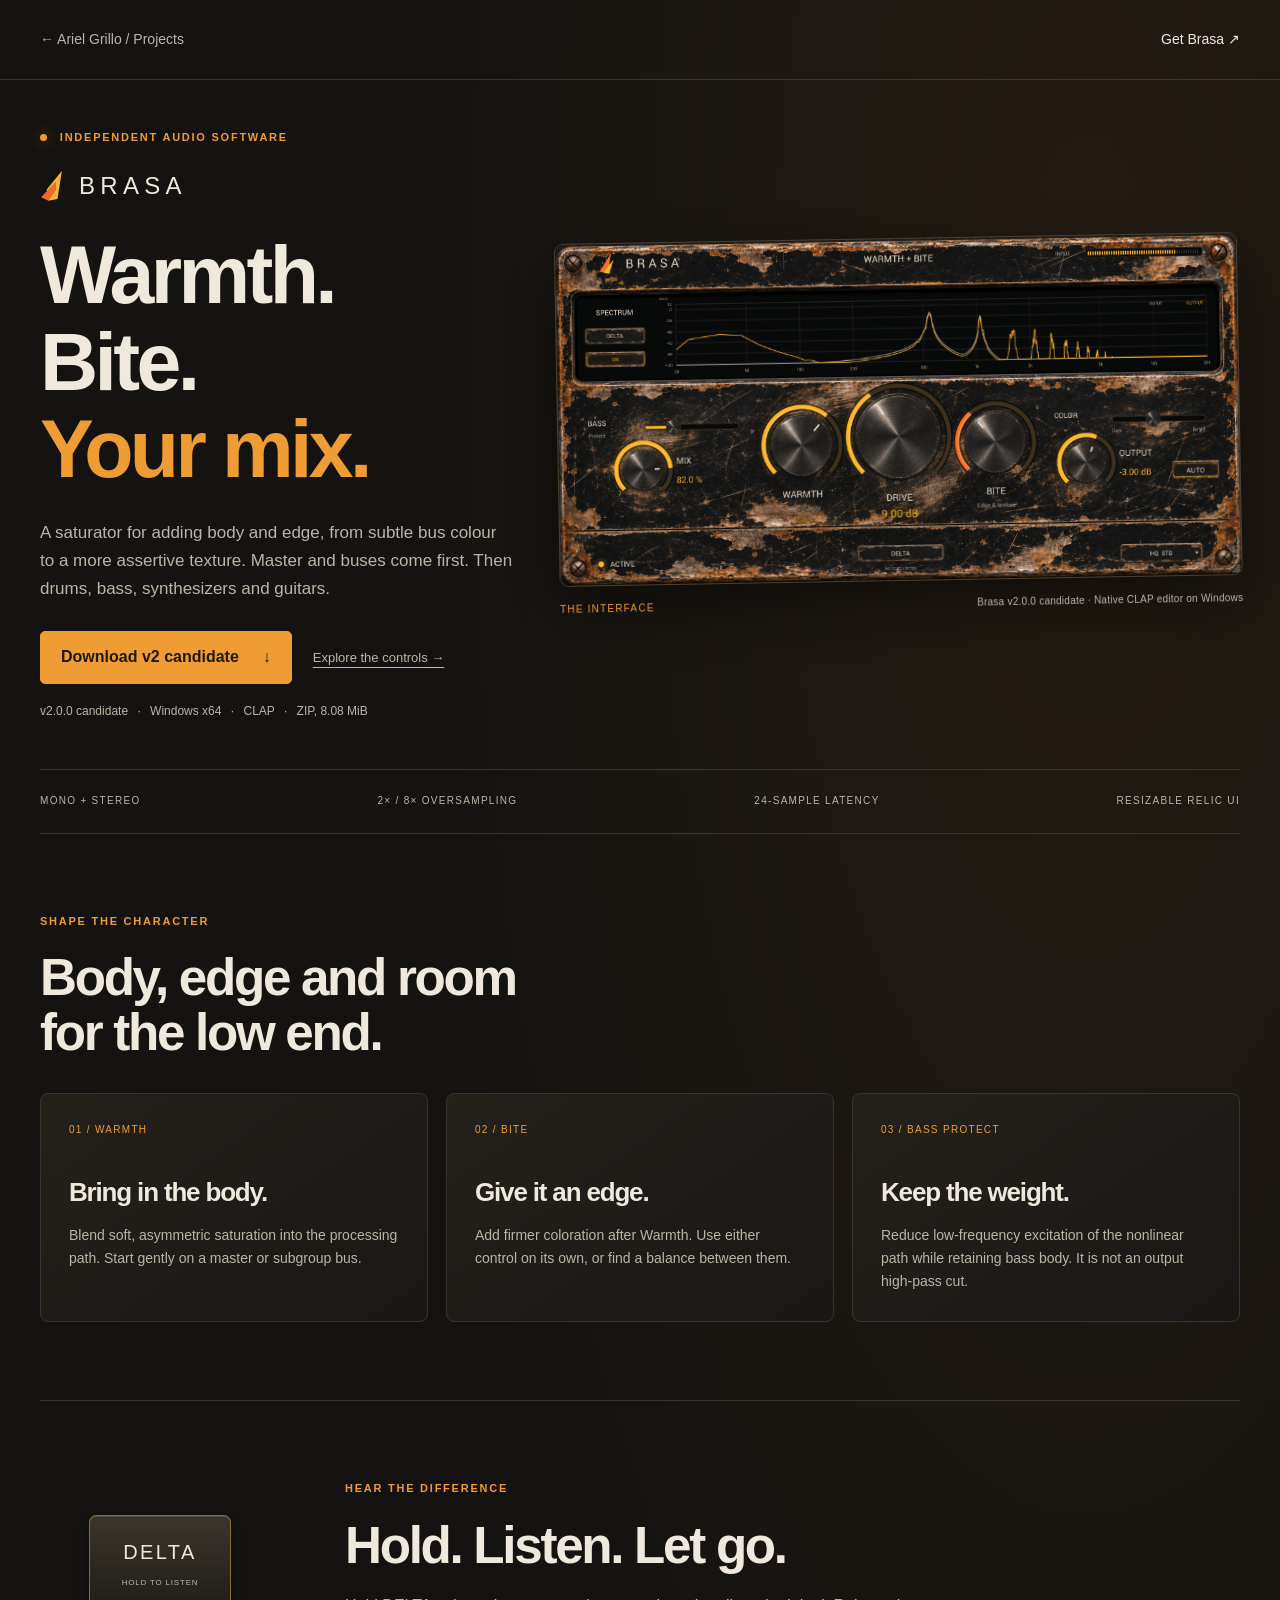
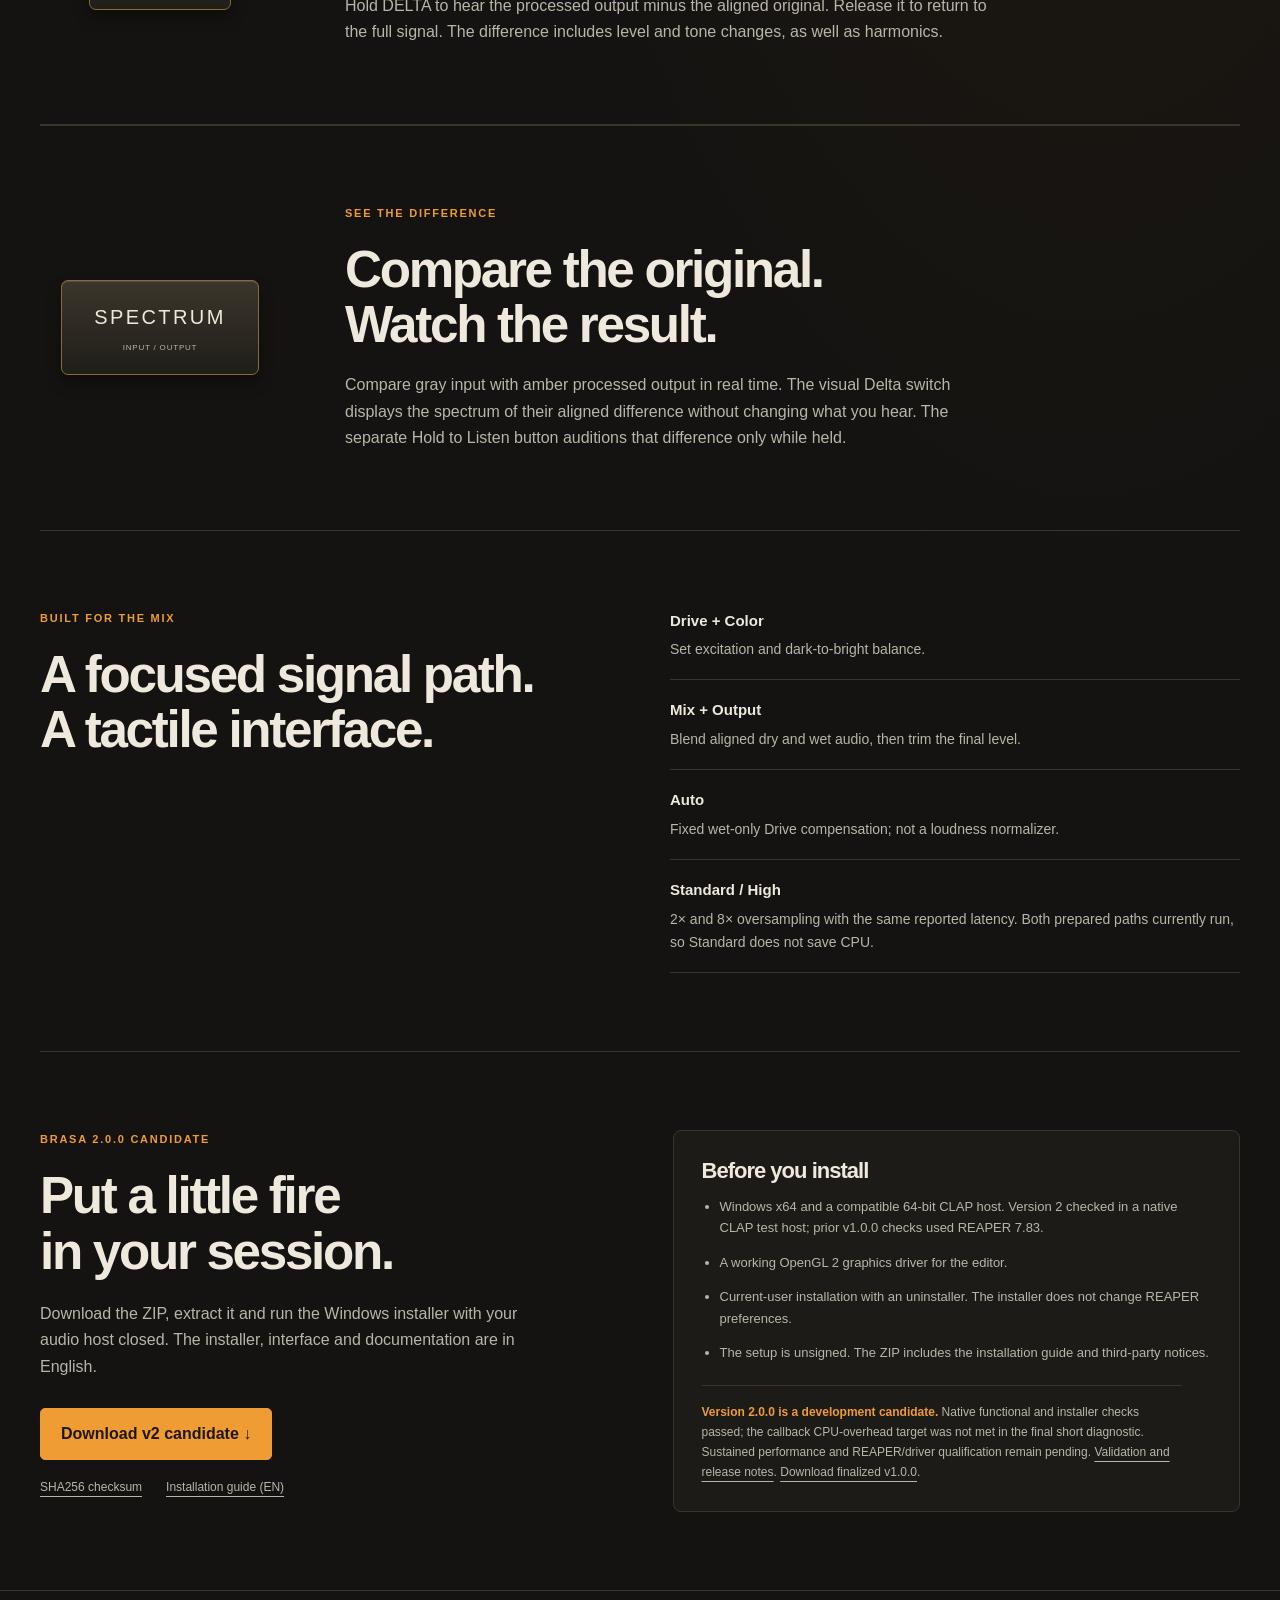
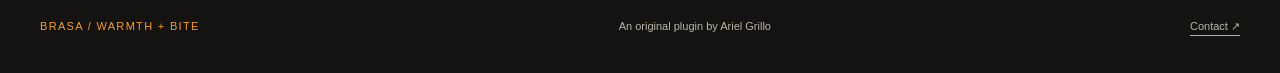
<file: frontend/brasa/index.html>
<!doctype html>
<html lang="en">
<head>
<meta charset="utf-8"><meta name="viewport" content="width=device-width, initial-scale=1">
<title>Brasa — Warmth + Bite | Ariel Grillo</title>
<meta name="description" content="Brasa is a Windows x64 CLAP saturator with Warmth, Bite, Bass Protect and momentary DELTA monitoring. Designed for mixing, with master and buses first.">
<meta property="og:title" content="Brasa — Warmth + Bite"><meta property="og:description" content="An independent CLAP saturator for Windows. Master and buses first."><meta property="og:image" content="https://www.arielgrillo.es/brasa/assets/brasa-v2.0.0-native.png"><meta property="og:type" content="website">
<link rel="canonical" href="https://www.arielgrillo.es/brasa/"><link rel="stylesheet" href="styles.css?v=2.0.0-image-fix">
</head>
<body>
<a class="skip" href="#main">Skip to content</a>
<header class="top"><a class="back" href="../index.html#proyectos_personales">← Ariel Grillo / Projects</a><a href="#download">Get Brasa <span aria-hidden="true">↗</span></a></header>
<main id="main">
<section class="hero" aria-labelledby="title">
<div class="hero-copy"><p class="eyebrow"><span class="live"></span> INDEPENDENT AUDIO SOFTWARE</p>
<div class="brand"><svg viewBox="0 0 48 56" aria-hidden="true"><path fill="#f4b53b" d="M39 1 12 34l3 20 16-3z"/><path fill="#ef682b" d="M28 20 2 48l13 6 14-20z"/></svg><span>BRASA</span></div>
<h1 id="title">Warmth.<br>Bite.<br><em>Your mix.</em></h1>
<p class="intro">A saturator for adding body and edge, from subtle bus colour to a more assertive texture. Master and buses come first. Then drums, bass, synthesizers and guitars.</p>
<div class="actions"><a class="button primary" href="/downloads/brasa/v2.0.0/Brasa-2.0.0-win-x64-installer.zip" download>Download v2 candidate <span aria-hidden="true">↓</span></a><a class="text-link" href="#controls">Explore the controls →</a></div>
<p class="release">v2.0.0 candidate <span>·</span> Windows x64 <span>·</span> CLAP <span>·</span> ZIP, 8.08 MiB</p>
</div>
<figure class="product"><div class="picture"><img src="assets/brasa-v2.0.0-native.png" width="2100" height="1050" alt="Brasa v2.0.0 native CLAP editor with an upper input/output spectrum, bitmap relic faceplate, metal knobs and independent visual and auditory Delta controls." fetchpriority="high"></div><figcaption><span>THE INTERFACE</span> Brasa v2.0.0 candidate · Native CLAP editor on Windows</figcaption></figure>
</section>
<div class="spec-strip" aria-label="Plugin essentials"><span>MONO + STEREO</span><span>2× / 8× OVERSAMPLING</span><span>24-SAMPLE LATENCY</span><span>RESIZABLE RELIC UI</span></div>
<section class="controls section" id="controls" aria-labelledby="controls-title"><div class="section-heading"><p class="eyebrow">SHAPE THE CHARACTER</p><h2 id="controls-title">Body, edge and room<br>for the low end.</h2></div>
<div class="cards"><article><span class="number">01 / WARMTH</span><h3>Bring in the body.</h3><p>Blend soft, asymmetric saturation into the processing path. Start gently on a master or subgroup bus.</p></article><article><span class="number">02 / BITE</span><h3>Give it an edge.</h3><p>Add firmer coloration after Warmth. Use either control on its own, or find a balance between them.</p></article><article><span class="number">03 / BASS PROTECT</span><h3>Keep the weight.</h3><p>Reduce low-frequency excitation of the nonlinear path while retaining bass body. It is not an output high-pass cut.</p></article></div>
</section>
<section class="delta section" aria-labelledby="delta-title"><div class="delta-key">DELTA<small>HOLD TO LISTEN</small></div><div><p class="eyebrow">HEAR THE DIFFERENCE</p><h2 id="delta-title">Hold. Listen. Let go.</h2><p>Hold DELTA to hear the processed output minus the aligned original. Release it to return to the full signal. The difference includes level and tone changes, as well as harmonics.</p></div></section>
<section class="delta section" aria-labelledby="spectrum-title"><div class="delta-key">SPECTRUM<small>INPUT / OUTPUT</small></div><div><p class="eyebrow">SEE THE DIFFERENCE</p><h2 id="spectrum-title">Compare the original.<br>Watch the result.</h2><p>Compare gray input with amber processed output in real time. The visual Delta switch displays the spectrum of their aligned difference without changing what you hear. The separate Hold to Listen button auditions that difference only while held.</p></div></section>
<section class="workflow section" aria-labelledby="workflow-title"><div><p class="eyebrow">BUILT FOR THE MIX</p><h2 id="workflow-title">A focused signal path.<br>A tactile interface.</h2></div><ul><li><strong>Drive + Color</strong><span>Set excitation and dark-to-bright balance.</span></li><li><strong>Mix + Output</strong><span>Blend aligned dry and wet audio, then trim the final level.</span></li><li><strong>Auto</strong><span>Fixed wet-only Drive compensation; not a loudness normalizer.</span></li><li><strong>Standard / High</strong><span>2× and 8× oversampling with the same reported latency. Both prepared paths currently run, so Standard does not save CPU.</span></li></ul></section>
<section class="download section" id="download" aria-labelledby="download-title"><div><p class="eyebrow">BRASA 2.0.0 CANDIDATE</p><h2 id="download-title">Put a little fire<br>in your session.</h2><p>Download the ZIP, extract it and run the Windows installer with your audio host closed. The installer, interface and documentation are in English.</p><a class="button primary" href="/downloads/brasa/v2.0.0/Brasa-2.0.0-win-x64-installer.zip" download>Download v2 candidate ↓</a><div class="download-links"><a href="/downloads/brasa/v2.0.0/Brasa-2.0.0-win-x64-installer.zip.sha256" download>SHA256 checksum</a><a href="guides/INSTALLATION-2.0.0.md" download>Installation guide (EN)</a></div></div><aside><h3>Before you install</h3><ul><li>Windows x64 and a compatible 64-bit CLAP host. Version 2 checked in a native CLAP test host; prior v1.0.0 checks used REAPER 7.83.</li><li>A working OpenGL 2 graphics driver for the editor.</li><li>Current-user installation with an uninstaller. The installer does not change REAPER preferences.</li><li>The setup is unsigned. The ZIP includes the installation guide and third-party notices.</li></ul><p class="status"><strong>Version 2.0.0 is a development candidate.</strong> Native functional and installer checks passed; the callback CPU-overhead target was not met in the final short diagnostic. Sustained performance and REAPER/driver qualification remain pending. <a href="guides/RELEASE-2.0.0.md">Validation and release notes</a>. <a href="/downloads/brasa/v1.0.0/Brasa-1.0.0-win-x64-installer.zip" download>Download finalized v1.0.0</a>.</p></aside></section>
</main>
<footer><a class="footer-brand" href="#main">BRASA / WARMTH + BITE</a><span>An original plugin by Ariel Grillo</span><a href="../index.html#contacto">Contact ↗</a></footer>
</body></html>
</file>
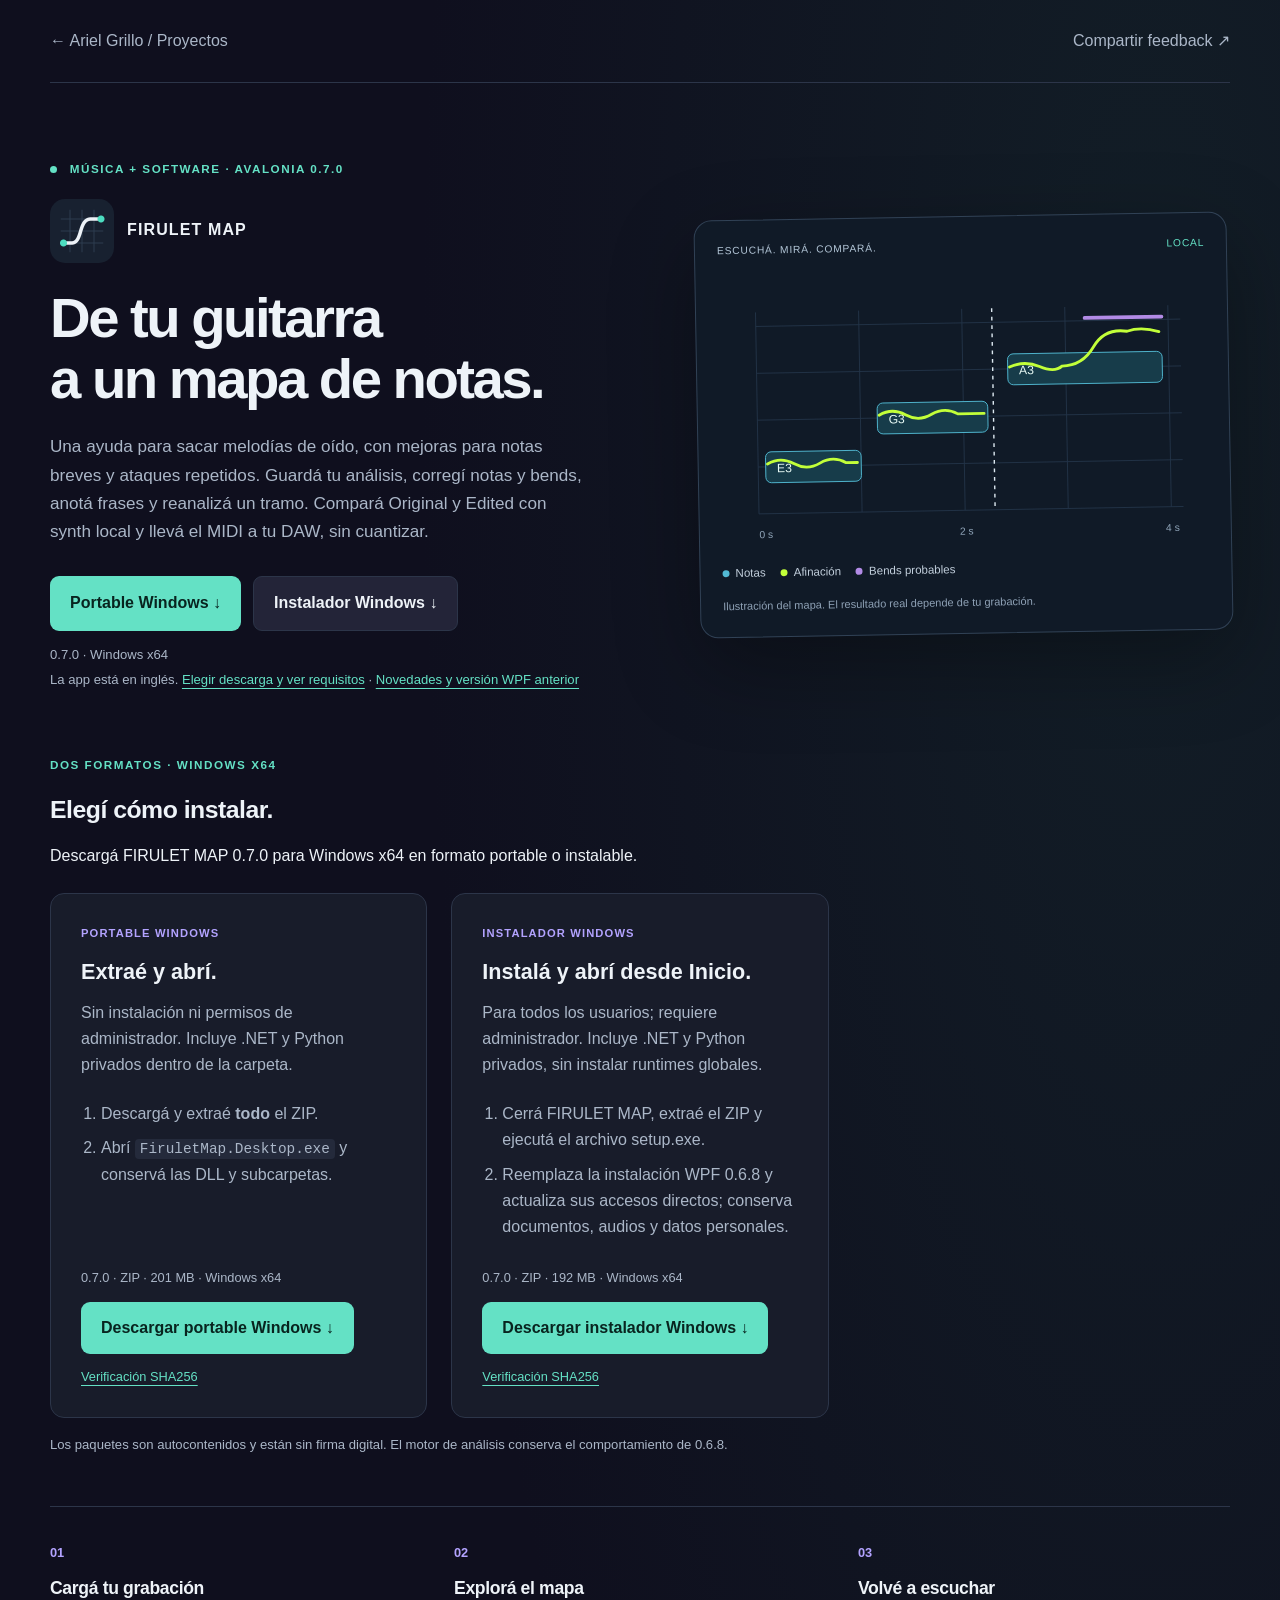
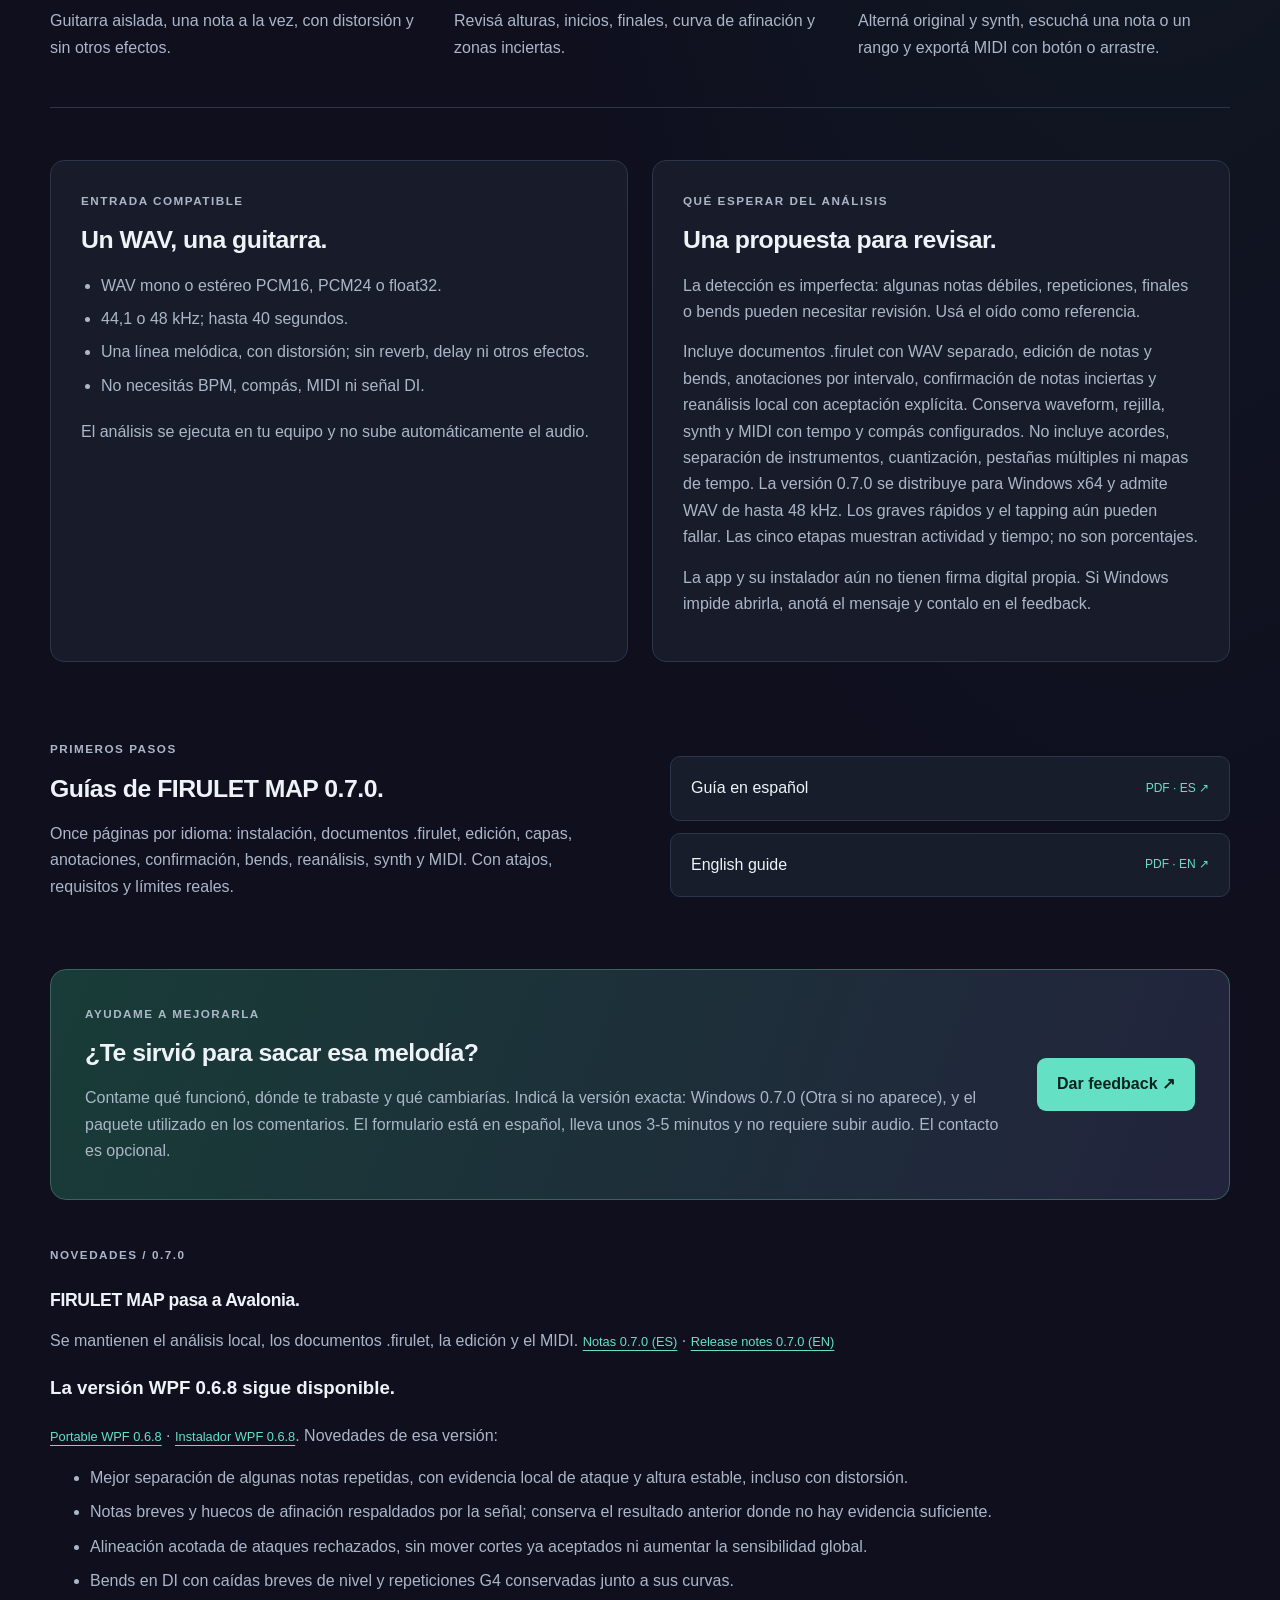
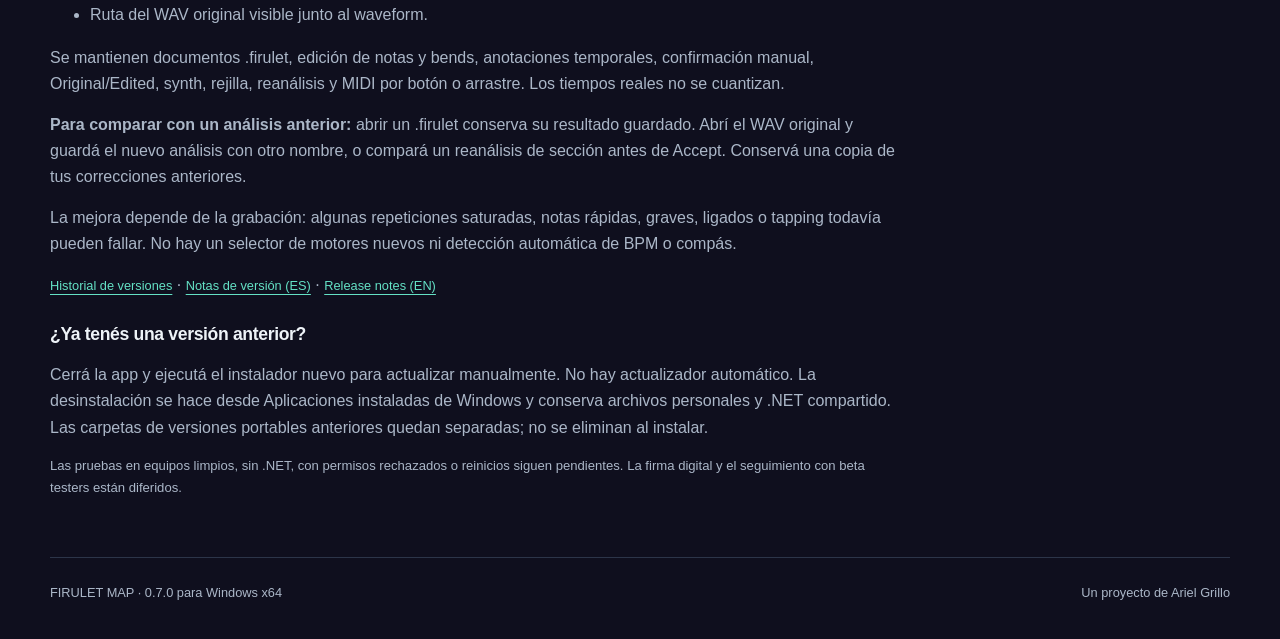
<file: frontend/firulet-map/index.html>
<!DOCTYPE html>
<html lang="es">
<head>
  <meta charset="utf-8">
  <meta name="viewport" content="width=device-width, initial-scale=1">
  <meta name="description" content="FIRULET MAP: explorá notas, tiempos y bends de guitarra. Portable e instalador 0.7.0 para Windows x64.">
  <title>FIRULET MAP | Ariel Grillo</title>
  <link rel="icon" href="assets/icon.png" type="image/png">
  <link rel="stylesheet" href="styles.css?v=i7-preview-20261029">
</head>
<body>
  <a class="skip" href="#contenido">Saltar al contenido</a>
  <header class="top"><a href="../index.html#proyectos_personales">← Ariel Grillo / Proyectos</a><a href="#feedback">Compartir feedback ↗</a></header>
  <main id="contenido">
    <section class="hero" aria-labelledby="titulo">
      <div>
        <p class="eyebrow"><span class="dot"></span> MÚSICA + SOFTWARE · AVALONIA 0.7.0</p>
        <div class="brand"><img src="assets/icon.png" alt="" width="64" height="64"><span>FIRULET MAP</span></div>
        <h1 id="titulo">De tu guitarra<br>a un mapa de notas.</h1>
        <p class="intro">Una ayuda para sacar melodías de oído, con mejoras para notas breves y ataques repetidos. Guardá tu análisis, corregí notas y bends, anotá frases y reanalizá un tramo. Compará Original y Edited con synth local y llevá el MIDI a tu DAW, sin cuantizar.</p>
        <div class="actions"><a class="button primary" href="/downloads/firulet-map/v0.7.0/FiruletMap-0.7.0-win-x64.zip" download>Portable Windows ↓</a><a class="button secondary" href="/downloads/firulet-map/v0.7.0/FiruletMap-0.7.0-win-x64-installer.zip" download>Instalador Windows ↓</a></div>
        <p class="meta">0.7.0 · Windows x64</p>
        <p class="aside">La app está en inglés. <a href="#descargas">Elegir descarga y ver requisitos</a> · <a href="#novedades">Novedades y versión WPF anterior</a></p>
      </div>
      <figure class="map-card">
        <div class="map-header"><span>ESCUCHÁ. MIRÁ. COMPARÁ.</span><span class="live-dot">LOCAL</span></div>
        <svg viewBox="0 0 520 292" role="img" aria-labelledby="map-title map-desc">
          <title id="map-title">Ilustración de un mapa de notas</title><desc id="map-desc">Bloques azules en el tiempo y una curva lima que sube durante un bend. No es una captura ni un análisis real.</desc>
          <g stroke="#233448" stroke-width="1"><path d="M40 50H493M40 100H493M40 150H493M40 200H493M40 250H493"/><path d="M40 35V250M150 35V250M260 35V250M370 35V250M480 35V250"/></g>
          <g fill="#173c4a" stroke="#52bad4"><rect x="48" y="184" width="102" height="33" rx="6"/><rect x="168" y="134" width="118" height="33" rx="6"/><rect x="308" y="84" width="165" height="33" rx="6"/></g>
          <g fill="#e8faf5" font-size="13" font-family="Segoe UI, sans-serif"><text x="60" y="206">E3</text><text x="180" y="156">G3</text><text x="320" y="106">A3</text></g>
          <g fill="none" stroke="#c2ff39" stroke-width="3" stroke-linecap="round"><path d="M50 197Q64 189 78 197T106 197T134 197H146M170 147Q184 139 198 147T226 147T254 147H282M310 98Q326 91 342 98T366 98Q388 98 400 78T436 62Q451 57 470 63"/></g>
          <path d="M391 47H473" stroke="#b28be6" stroke-width="4" stroke-linecap="round"/><path d="M292 35V250" stroke="#dce8f0" stroke-width="1.5" stroke-dasharray="4 5"/>
          <g fill="#91a6ba" font-size="11" font-family="Segoe UI, sans-serif"><text x="40" y="276">0 s</text><text x="254" y="276">2 s</text><text x="474" y="276">4 s</text></g>
        </svg>
        <div class="legend"><span><i class="teal"></i>Notas</span><span><i class="yellow"></i>Afinación</span><span><i class="purple"></i>Bends probables</span></div>
        <figcaption>Ilustración del mapa. El resultado real depende de tu grabación.</figcaption>
      </figure>
    </section>
    <section id="descargas" class="download-section" aria-labelledby="download-title">
      <p class="eyebrow">DOS FORMATOS · WINDOWS X64</p><h2 id="download-title">Elegí cómo instalar.</h2>
      <p>Descargá FIRULET MAP 0.7.0 para Windows x64 en formato portable o instalable.</p>
      <div class="download-grid">
        <article class="panel download-card"><span class="format-badge">PORTABLE WINDOWS</span><h3>Extraé y abrí.</h3><p>Sin instalación ni permisos de administrador. Incluye .NET y Python privados dentro de la carpeta.</p><ol><li>Descargá y extraé <strong>todo</strong> el ZIP.</li><li>Abrí <code>FiruletMap.Desktop.exe</code> y conservá las DLL y subcarpetas.</li></ol><p class="download-meta">0.7.0 · ZIP · 201 MB · Windows x64</p><a class="button primary" href="/downloads/firulet-map/v0.7.0/FiruletMap-0.7.0-win-x64.zip" download>Descargar portable Windows ↓</a><a class="checksum" href="/downloads/firulet-map/v0.7.0/FiruletMap-0.7.0-win-x64.zip.sha256" download>Verificación SHA256</a></article>
        <article class="panel download-card"><span class="format-badge">INSTALADOR WINDOWS</span><h3>Instalá y abrí desde Inicio.</h3><p>Para todos los usuarios; requiere administrador. Incluye .NET y Python privados, sin instalar runtimes globales.</p><ol><li>Cerrá FIRULET MAP, extraé el ZIP y ejecutá el archivo setup.exe.</li><li>Reemplaza la instalación WPF 0.6.8 y actualiza sus accesos directos; conserva documentos, audios y datos personales.</li></ol><p class="download-meta">0.7.0 · ZIP · 192 MB · Windows x64</p><a class="button primary" href="/downloads/firulet-map/v0.7.0/FiruletMap-0.7.0-win-x64-installer.zip" download>Descargar instalador Windows ↓</a><a class="checksum" href="/downloads/firulet-map/v0.7.0/FiruletMap-0.7.0-win-x64-installer.zip.sha256" download>Verificación SHA256</a></article>
      </div><p class="aside">Los paquetes son autocontenidos y están sin firma digital. El motor de análisis conserva el comportamiento de 0.6.8.</p>
    </section>
    <section class="steps" aria-label="Cómo funciona">
      <article><span class="number">01</span><h2>Cargá tu grabación</h2><p>Guitarra aislada, una nota a la vez, con distorsión y sin otros efectos.</p></article>
      <article><span class="number">02</span><h2>Explorá el mapa</h2><p>Revisá alturas, inicios, finales, curva de afinación y zonas inciertas.</p></article>
      <article><span class="number">03</span><h2>Volvé a escuchar</h2><p>Alterná original y synth, escuchá una nota o un rango y exportá MIDI con botón o arrastre.</p></article>
    </section>
    <section class="details" aria-label="Antes de empezar">
      <article class="panel"><p class="eyebrow">ENTRADA COMPATIBLE</p><h2>Un WAV, una guitarra.</h2><ul><li>WAV mono o estéreo PCM16, PCM24 o float32.</li><li>44,1 o 48 kHz; hasta 40 segundos.</li><li>Una línea melódica, con distorsión; sin reverb, delay ni otros efectos.</li><li>No necesitás BPM, compás, MIDI ni señal DI.</li></ul><p>El análisis se ejecuta en tu equipo y no sube automáticamente el audio.</p></article>
      <article class="panel"><p class="eyebrow">QUÉ ESPERAR DEL ANÁLISIS</p><h2>Una propuesta para revisar.</h2><p>La detección es imperfecta: algunas notas débiles, repeticiones, finales o bends pueden necesitar revisión. Usá el oído como referencia.</p><p>Incluye documentos .firulet con WAV separado, edición de notas y bends, anotaciones por intervalo, confirmación de notas inciertas y reanálisis local con aceptación explícita. Conserva waveform, rejilla, synth y MIDI con tempo y compás configurados. No incluye acordes, separación de instrumentos, cuantización, pestañas múltiples ni mapas de tempo. La versión 0.7.0 se distribuye para Windows x64 y admite WAV de hasta 48 kHz. Los graves rápidos y el tapping aún pueden fallar. Las cinco etapas muestran actividad y tiempo; no son porcentajes.</p><p>La app y su instalador aún no tienen firma digital propia. Si Windows impide abrirla, anotá el mensaje y contalo en el feedback.</p></article>
    </section>
    <section id="guias" class="resources" aria-labelledby="guias-title"><div><p class="eyebrow">PRIMEROS PASOS</p><h2 id="guias-title">Guías de FIRULET MAP 0.7.0.</h2><p>Once páginas por idioma: instalación, documentos .firulet, edición, capas, anotaciones, confirmación, bends, reanálisis, synth y MIDI. Con atajos, requisitos y límites reales.</p></div><div class="guide-links"><a class="resource" href="guides/FIRULET-MAP-0.7.0-guide-ES.pdf">Guía en español <span>PDF · ES ↗</span></a><a class="resource" href="guides/FIRULET-MAP-0.7.0-guide-EN.pdf" lang="en">English guide <span>PDF · EN ↗</span></a></div></section>
    <section id="feedback" class="feedback" aria-labelledby="feedback-title"><div><p class="eyebrow">AYUDAME A MEJORARLA</p><h2 id="feedback-title">¿Te sirvió para sacar esa melodía?</h2><p>Contame qué funcionó, dónde te trabaste y qué cambiarías. Indicá la versión exacta: Windows 0.7.0 (Otra si no aparece), y el paquete utilizado en los comentarios. El formulario está en español, lleva unos 3-5 minutos y no requiere subir audio. El contacto es opcional.</p></div><a class="button primary" href="https://docs.google.com/forms/d/e/1FAIpQLSff61AyI7QJ6uKt__DELQNoMDd3qc9uB71tVndK2lcOV4g_0w/viewform?usp=header" target="_blank" rel="noopener noreferrer">Dar feedback ↗</a></section>
    <section id="novedades" class="install" aria-labelledby="news-title"><p class="eyebrow">NOVEDADES / 0.7.0</p><h2 id="news-title">FIRULET MAP pasa a Avalonia.</h2><p>Se mantienen el análisis local, los documentos .firulet, la edición y el MIDI. <a href="releases/v0.7.0/RELEASE-NOTES-ES.md" download>Notas 0.7.0 (ES)</a> · <a href="releases/v0.7.0/RELEASE-NOTES-EN.md" download lang="en">Release notes 0.7.0 (EN)</a></p><h3>La versión WPF 0.6.8 sigue disponible.</h3><p><a href="/downloads/firulet-map/v0.6.8/FiruletMap-0.6.8-win-x64.zip" download>Portable WPF 0.6.8</a> · <a href="/downloads/firulet-map/v0.6.8/FiruletMap-0.6.8-win-x64-installer.zip" download>Instalador WPF 0.6.8</a>. Novedades de esa versión:</p><ul><li>Mejor separación de algunas notas repetidas, con evidencia local de ataque y altura estable, incluso con distorsión.</li><li>Notas breves y huecos de afinación respaldados por la señal; conserva el resultado anterior donde no hay evidencia suficiente.</li><li>Alineación acotada de ataques rechazados, sin mover cortes ya aceptados ni aumentar la sensibilidad global.</li><li>Bends en DI con caídas breves de nivel y repeticiones G4 conservadas junto a sus curvas.</li><li>Ruta del WAV original visible junto al waveform.</li></ul><p>Se mantienen documentos .firulet, edición de notas y bends, anotaciones temporales, confirmación manual, Original/Edited, synth, rejilla, reanálisis y MIDI por botón o arrastre. Los tiempos reales no se cuantizan.</p><p><strong>Para comparar con un análisis anterior:</strong> abrir un .firulet conserva su resultado guardado. Abrí el WAV original y guardá el nuevo análisis con otro nombre, o compará un reanálisis de sección antes de Accept. Conservá una copia de tus correcciones anteriores.</p><p>La mejora depende de la grabación: algunas repeticiones saturadas, notas rápidas, graves, ligados o tapping todavía pueden fallar. No hay un selector de motores nuevos ni detección automática de BPM o compás.</p><p><a href="changelog.html">Historial de versiones</a> · <a href="releases/v0.6.8/RELEASE-NOTES-ES.md" download>Notas de versión (ES)</a> · <a href="releases/v0.6.8/RELEASE-NOTES-EN.md" download lang="en">Release notes (EN)</a></p><h2>¿Ya tenés una versión anterior?</h2><p>Cerrá la app y ejecutá el instalador nuevo para actualizar manualmente. No hay actualizador automático. La desinstalación se hace desde Aplicaciones instaladas de Windows y conserva archivos personales y .NET compartido. Las carpetas de versiones portables anteriores quedan separadas; no se eliminan al instalar.</p><p class="aside">Las pruebas en equipos limpios, sin .NET, con permisos rechazados o reinicios siguen pendientes. La firma digital y el seguimiento con beta testers están diferidos.</p></section>
  </main>
  <footer><span>FIRULET MAP · 0.7.0 para Windows x64</span><a href="../index.html#contacto">Un proyecto de Ariel Grillo</a></footer>
</body>
</html>
</file>
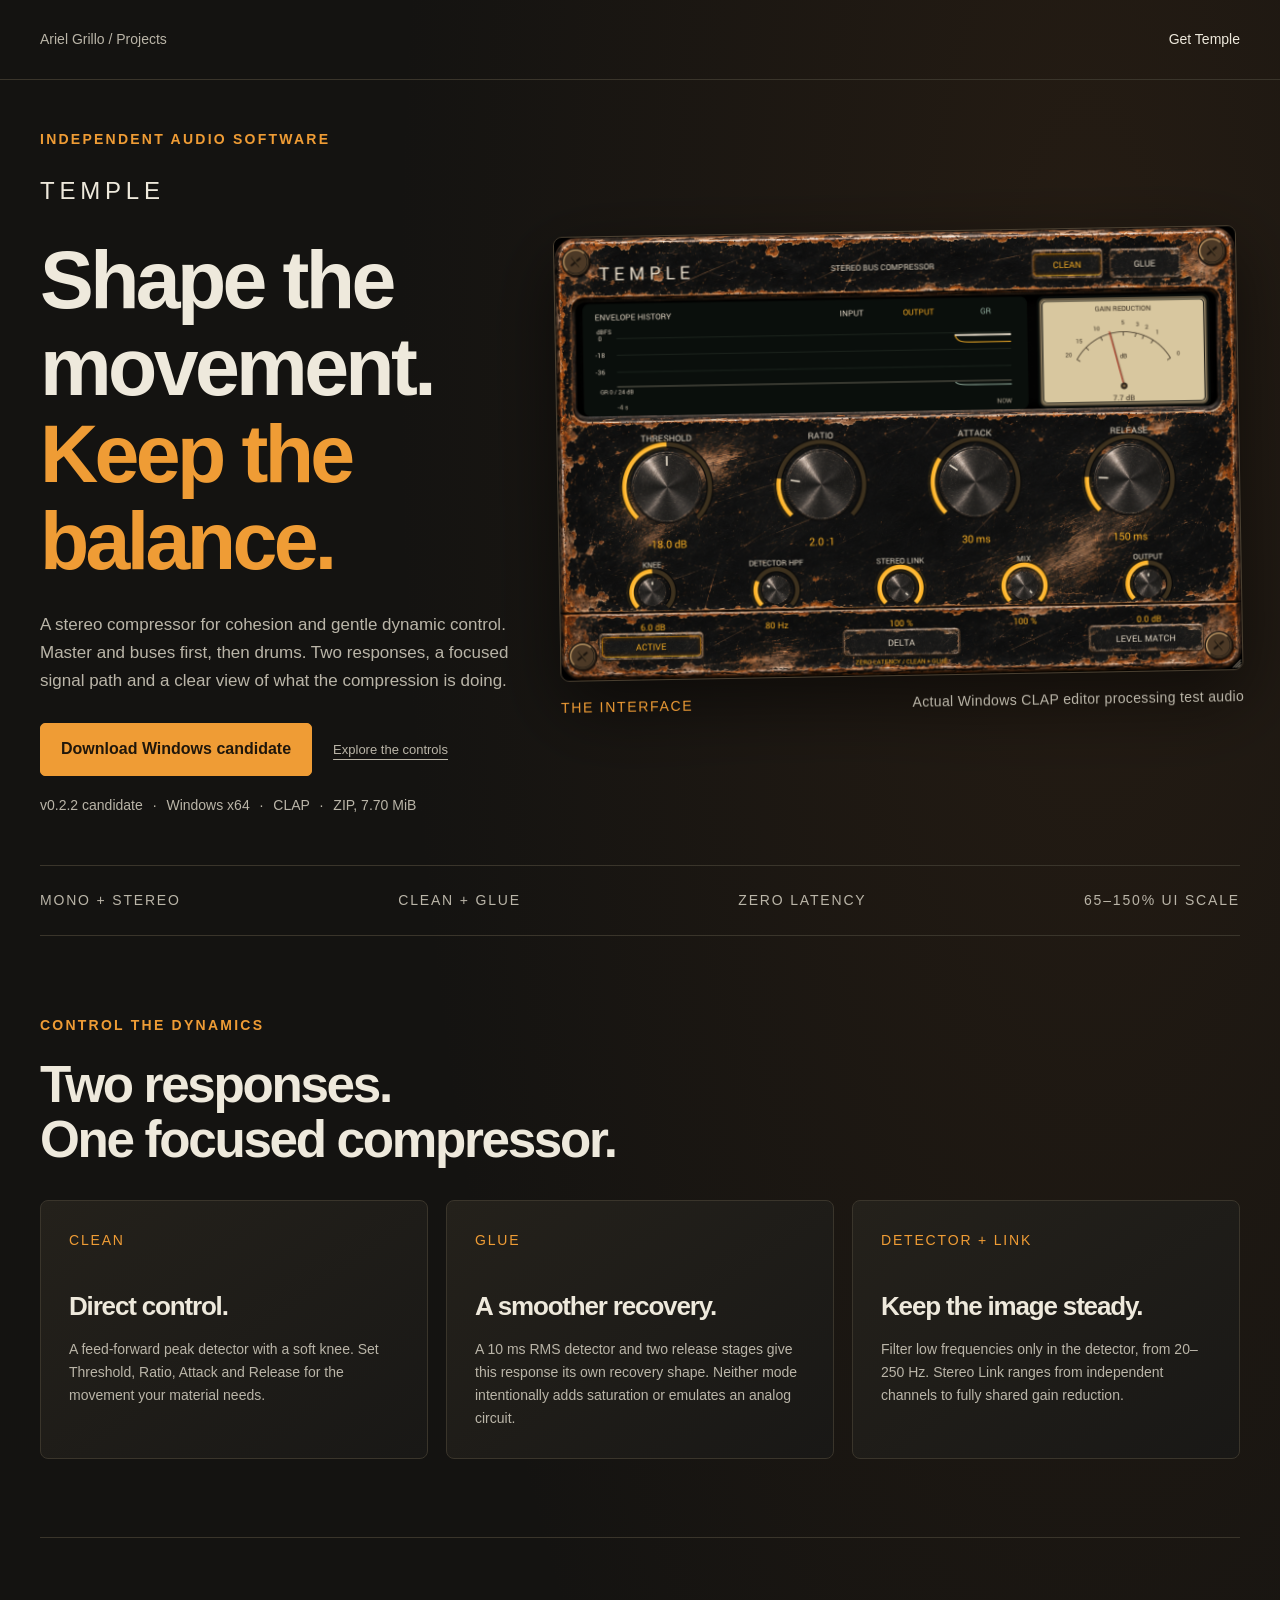
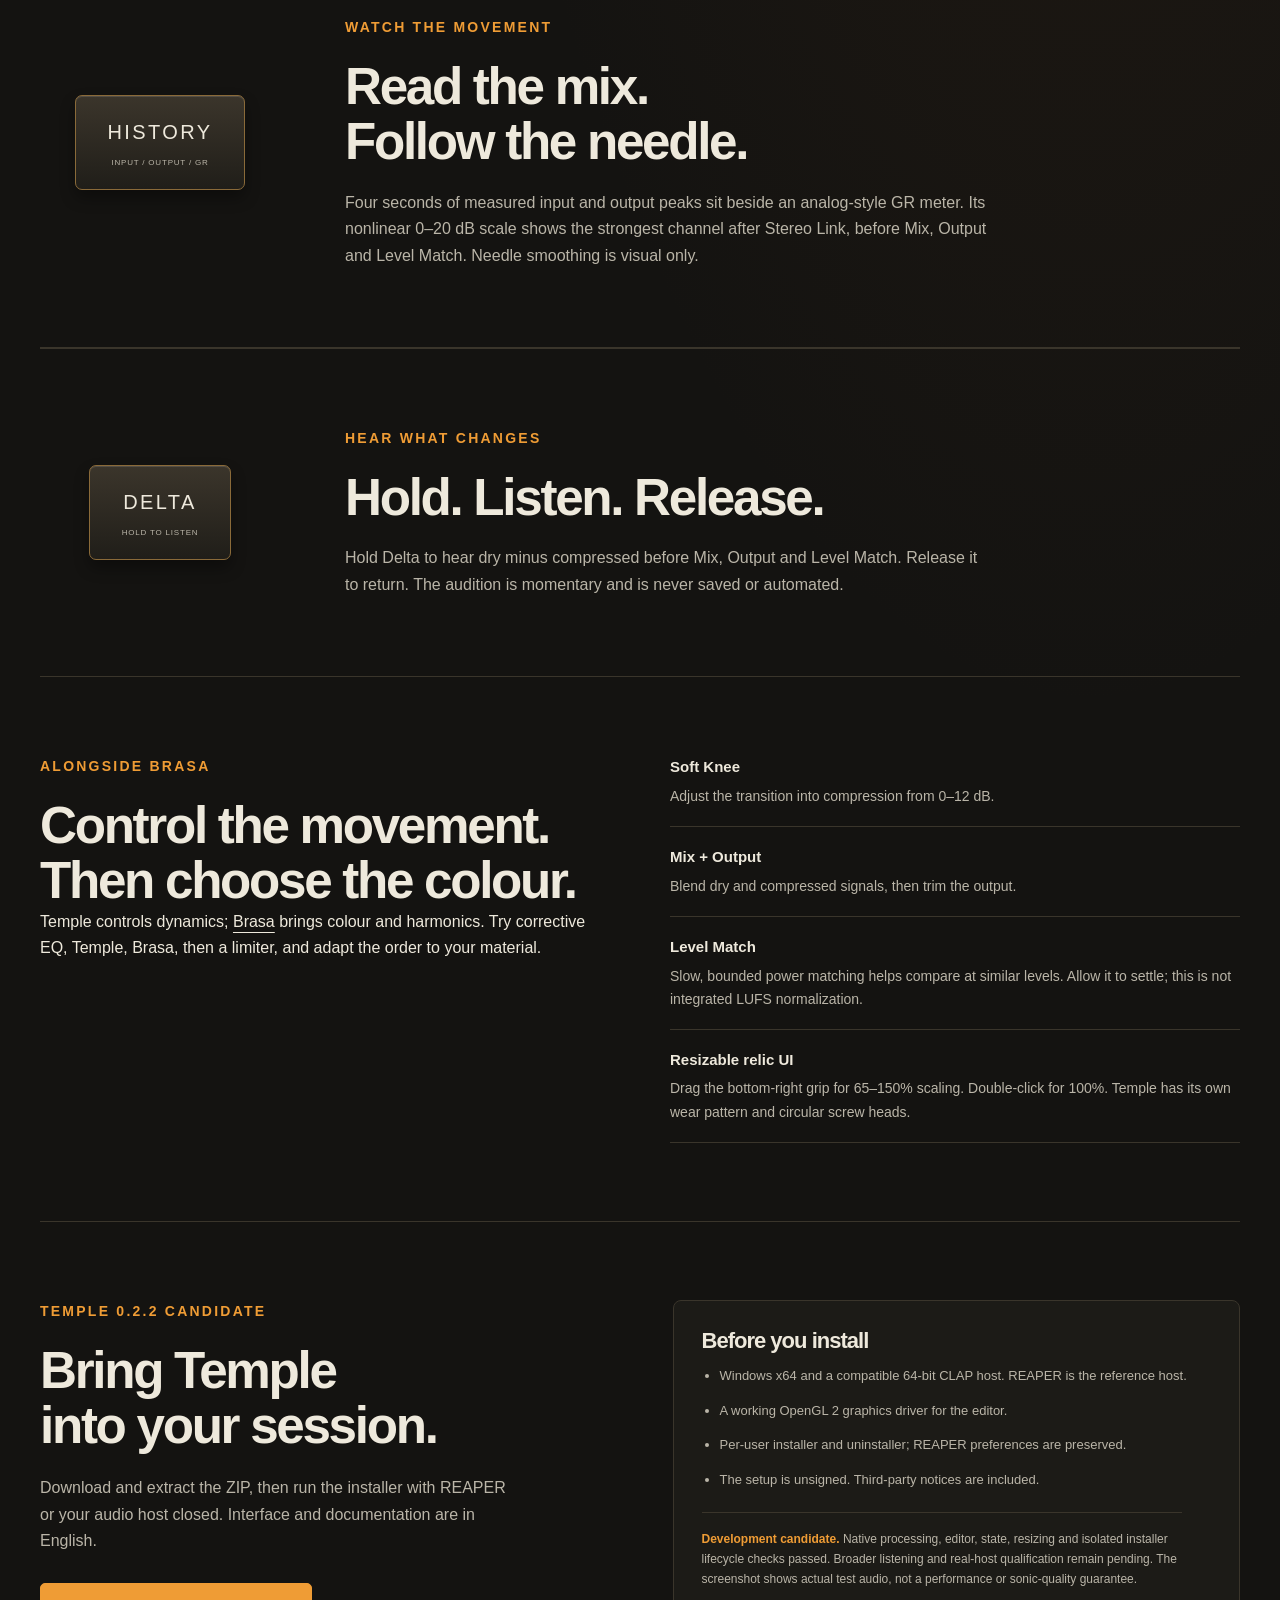
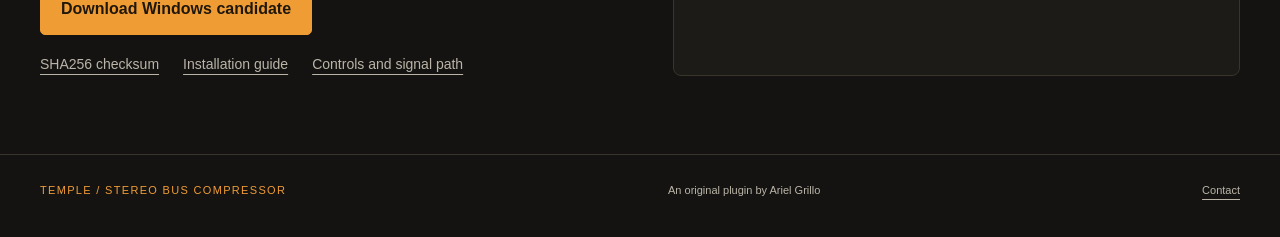
<file: frontend/temple/index.html>
<!doctype html>
<html lang="en">
<head>
<meta charset="utf-8"><meta name="viewport" content="width=device-width, initial-scale=1">
<title>Temple — Stereo Bus Compressor | Ariel Grillo</title>
<meta name="description" content="Temple is a zero-latency Windows x64 CLAP compressor for master and buses: CLEAN and GLUE responses, stereo linking, envelope history and analog GR metering.">
<meta property="og:title" content="Temple — Stereo Bus Compressor"><meta property="og:description" content="Shape the movement of your mix. CLEAN and GLUE compression for master and buses."><meta property="og:image" content="https://www.arielgrillo.es/temple/assets/temple-v0.2.2-native.png"><meta property="og:type" content="website">
<link rel="canonical" href="https://www.arielgrillo.es/temple/"><link rel="stylesheet" href="styles.css?v=0.2.2">
</head>
<body>
<a class="skip" href="#main">Skip to content</a>
<header class="top"><a class="back" href="../index.html#proyectos_personales">Ariel Grillo / Projects</a><a href="#download">Get Temple</a></header>
<main id="main">
<section class="hero" aria-labelledby="title">
<div class="hero-copy"><p class="eyebrow">INDEPENDENT AUDIO SOFTWARE</p><div class="brand"><span>TEMPLE</span></div>
<h1 id="title">Shape the movement.<br><em>Keep the balance.</em></h1>
<p class="intro">A stereo compressor for cohesion and gentle dynamic control. Master and buses first, then drums. Two responses, a focused signal path and a clear view of what the compression is doing.</p>
<div class="actions"><a class="button primary" href="/downloads/temple/v0.2.2/Temple-0.2.2-win-x64-installer.zip" download>Download Windows candidate</a><a class="text-link" href="#controls">Explore the controls</a></div>
<p class="release">v0.2.2 candidate <span>·</span> Windows x64 <span>·</span> CLAP <span>·</span> ZIP, 7.70 MiB</p></div>
<figure class="product"><div class="picture"><img src="assets/temple-v0.2.2-native.png" width="1400" height="910" alt="Temple native editor: its own relic housing, round corner screws, wide input/output/GR history and an analog gain-reduction needle beside it." fetchpriority="high"></div><figcaption><span>THE INTERFACE</span> Actual Windows CLAP editor processing test audio</figcaption></figure>
</section>
<div class="spec-strip" aria-label="Plugin essentials"><span>MONO + STEREO</span><span>CLEAN + GLUE</span><span>ZERO LATENCY</span><span>65–150% UI SCALE</span></div>
<section class="controls section" id="controls" aria-labelledby="controls-title"><div class="section-heading"><p class="eyebrow">CONTROL THE DYNAMICS</p><h2 id="controls-title">Two responses.<br>One focused compressor.</h2></div><div class="cards"><article><span class="number">CLEAN</span><h3>Direct control.</h3><p>A feed-forward peak detector with a soft knee. Set Threshold, Ratio, Attack and Release for the movement your material needs.</p></article><article><span class="number">GLUE</span><h3>A smoother recovery.</h3><p>A 10 ms RMS detector and two release stages give this response its own recovery shape. Neither mode intentionally adds saturation or emulates an analog circuit.</p></article><article><span class="number">DETECTOR + LINK</span><h3>Keep the image steady.</h3><p>Filter low frequencies only in the detector, from 20–250 Hz. Stereo Link ranges from independent channels to fully shared gain reduction.</p></article></div></section>
<section class="delta section" aria-labelledby="history-title"><div class="delta-key">HISTORY<small>INPUT / OUTPUT / GR</small></div><div><p class="eyebrow">WATCH THE MOVEMENT</p><h2 id="history-title">Read the mix.<br>Follow the needle.</h2><p>Four seconds of measured input and output peaks sit beside an analog-style GR meter. Its nonlinear 0–20 dB scale shows the strongest channel after Stereo Link, before Mix, Output and Level Match. Needle smoothing is visual only.</p></div></section>
<section class="delta section" aria-labelledby="delta-title"><div class="delta-key">DELTA<small>HOLD TO LISTEN</small></div><div><p class="eyebrow">HEAR WHAT CHANGES</p><h2 id="delta-title">Hold. Listen. Release.</h2><p>Hold Delta to hear dry minus compressed before Mix, Output and Level Match. Release it to return. The audition is momentary and is never saved or automated.</p></div></section>
<section class="workflow section" aria-labelledby="workflow-title"><div><p class="eyebrow">ALONGSIDE BRASA</p><h2 id="workflow-title">Control the movement.<br>Then choose the colour.</h2><p>Temple controls dynamics; <a href="../brasa/">Brasa</a> brings colour and harmonics. Try corrective EQ, Temple, Brasa, then a limiter, and adapt the order to your material.</p></div><ul><li><strong>Soft Knee</strong><span>Adjust the transition into compression from 0–12 dB.</span></li><li><strong>Mix + Output</strong><span>Blend dry and compressed signals, then trim the output.</span></li><li><strong>Level Match</strong><span>Slow, bounded power matching helps compare at similar levels. Allow it to settle; this is not integrated LUFS normalization.</span></li><li><strong>Resizable relic UI</strong><span>Drag the bottom-right grip for 65–150% scaling. Double-click for 100%. Temple has its own wear pattern and circular screw heads.</span></li></ul></section>
<section class="download section" id="download" aria-labelledby="download-title"><div><p class="eyebrow">TEMPLE 0.2.2 CANDIDATE</p><h2 id="download-title">Bring Temple<br>into your session.</h2><p>Download and extract the ZIP, then run the installer with REAPER or your audio host closed. Interface and documentation are in English.</p><a class="button primary" href="/downloads/temple/v0.2.2/Temple-0.2.2-win-x64-installer.zip" download>Download Windows candidate</a><div class="download-links"><a href="/downloads/temple/v0.2.2/Temple-0.2.2-win-x64-installer.zip.sha256" download>SHA256 checksum</a><a href="guides/INSTALLATION-0.2.2.md" download>Installation guide</a><a href="guides/README-0.2.2.md">Controls and signal path</a></div></div><aside><h3>Before you install</h3><ul><li>Windows x64 and a compatible 64-bit CLAP host. REAPER is the reference host.</li><li>A working OpenGL 2 graphics driver for the editor.</li><li>Per-user installer and uninstaller; REAPER preferences are preserved.</li><li>The setup is unsigned. Third-party notices are included.</li></ul><p class="status"><strong>Development candidate.</strong> Native processing, editor, state, resizing and isolated installer lifecycle checks passed. Broader listening and real-host qualification remain pending. The screenshot shows actual test audio, not a performance or sonic-quality guarantee.</p></aside></section>
</main>
<footer><a class="footer-brand" href="#main">TEMPLE / STEREO BUS COMPRESSOR</a><span>An original plugin by Ariel Grillo</span><a href="../index.html#contacto">Contact</a></footer>
</body></html>
</file>
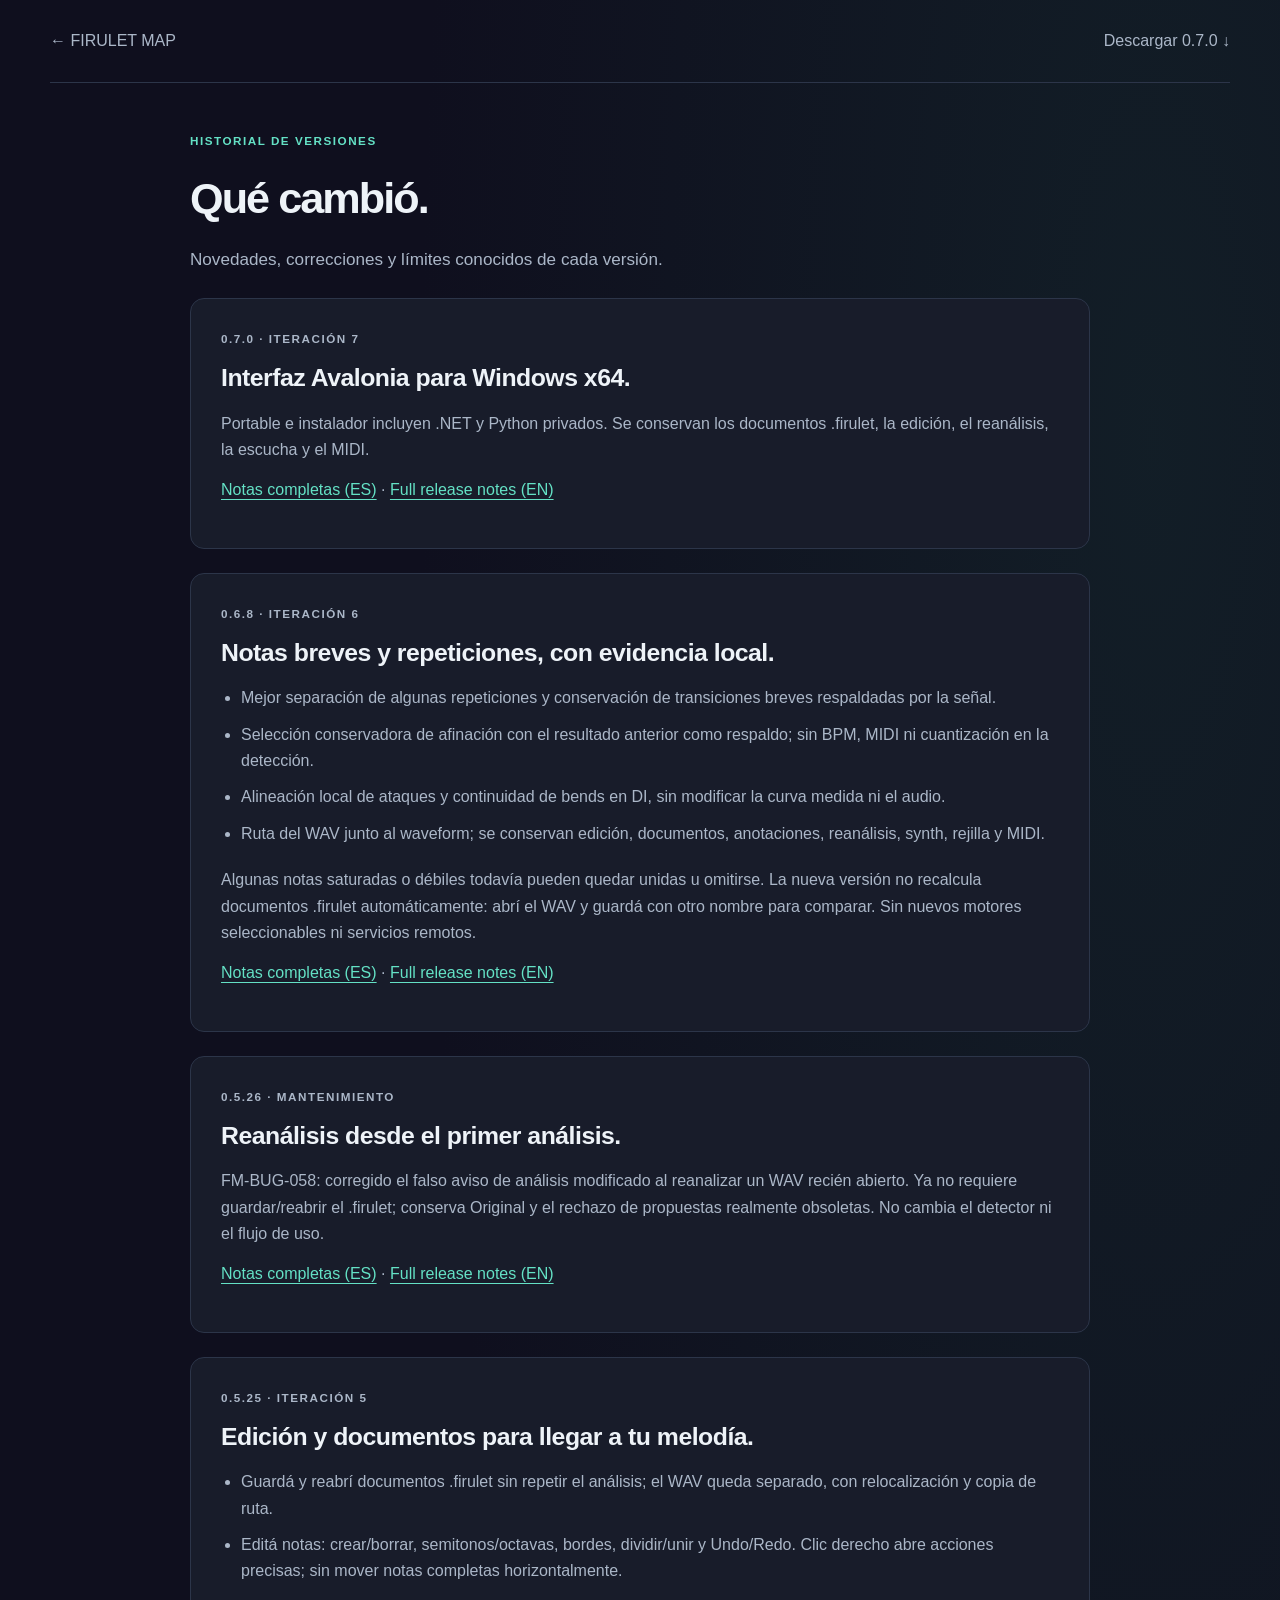
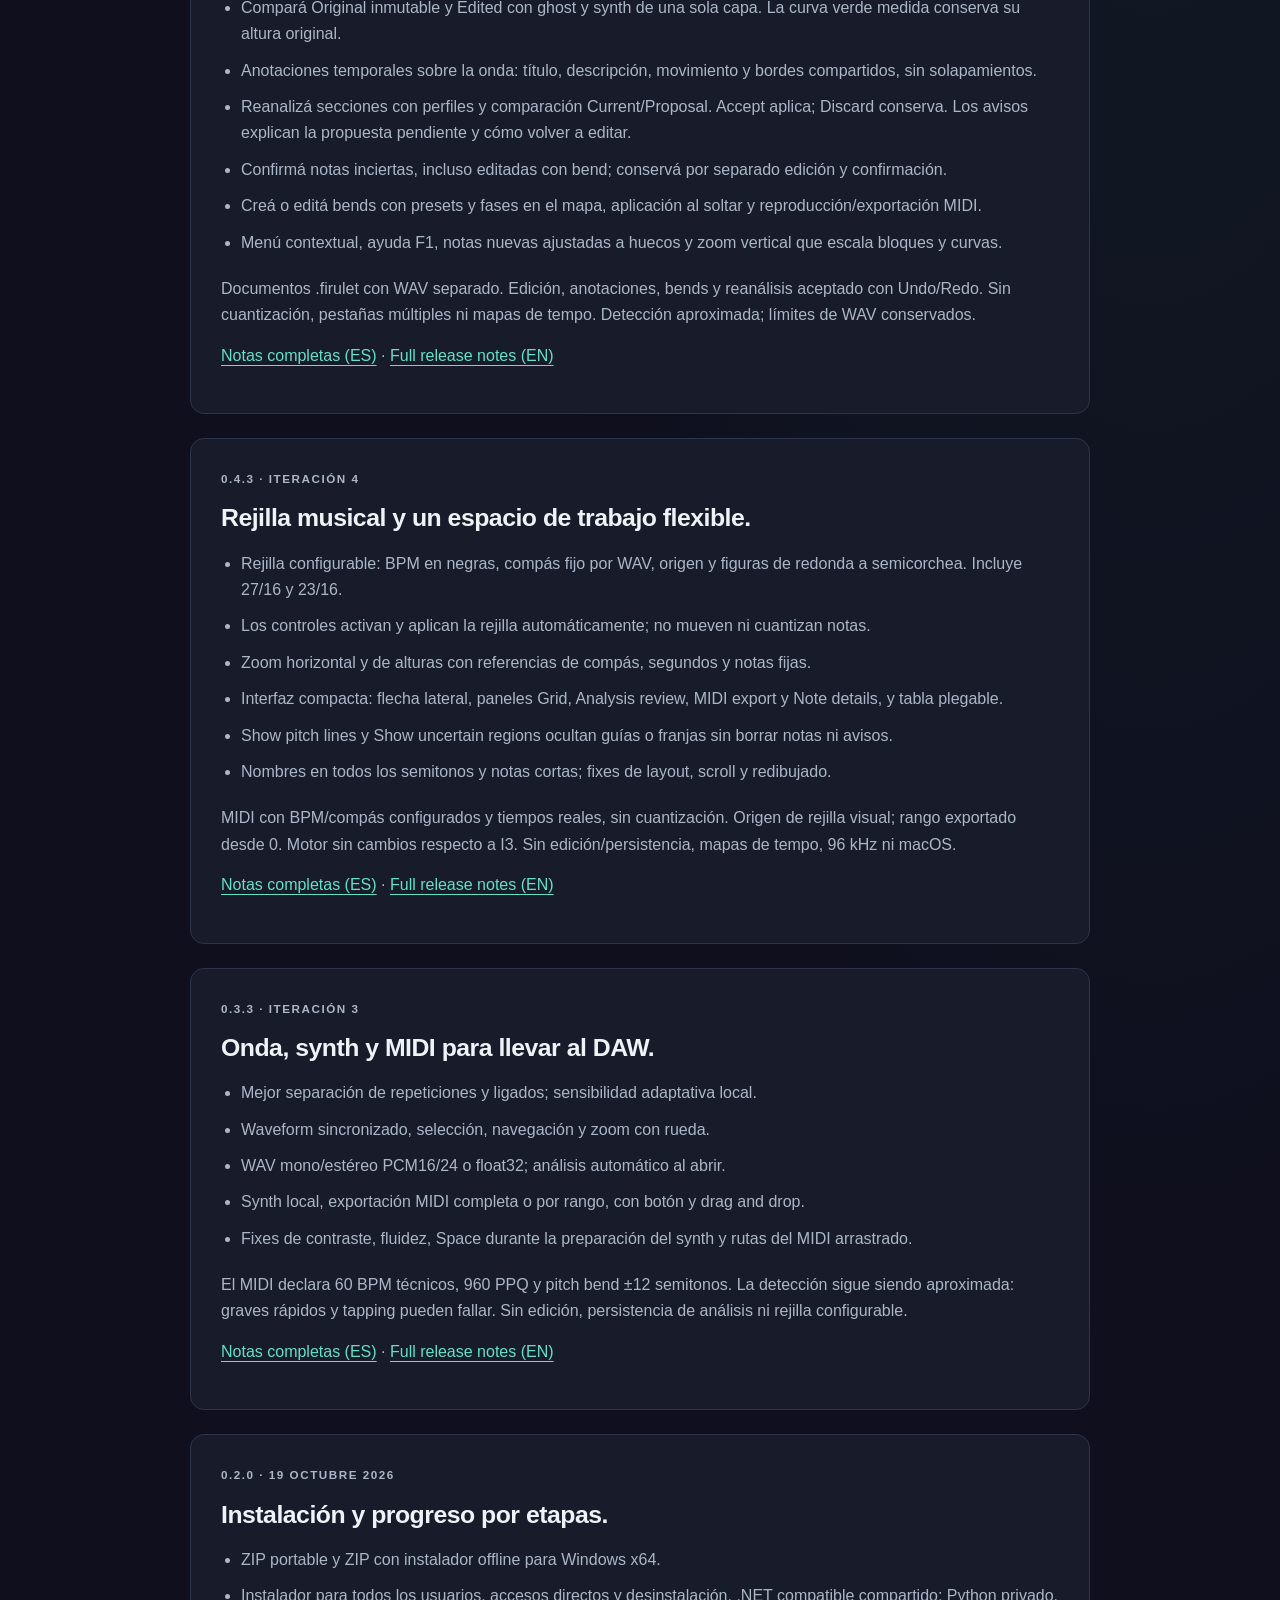
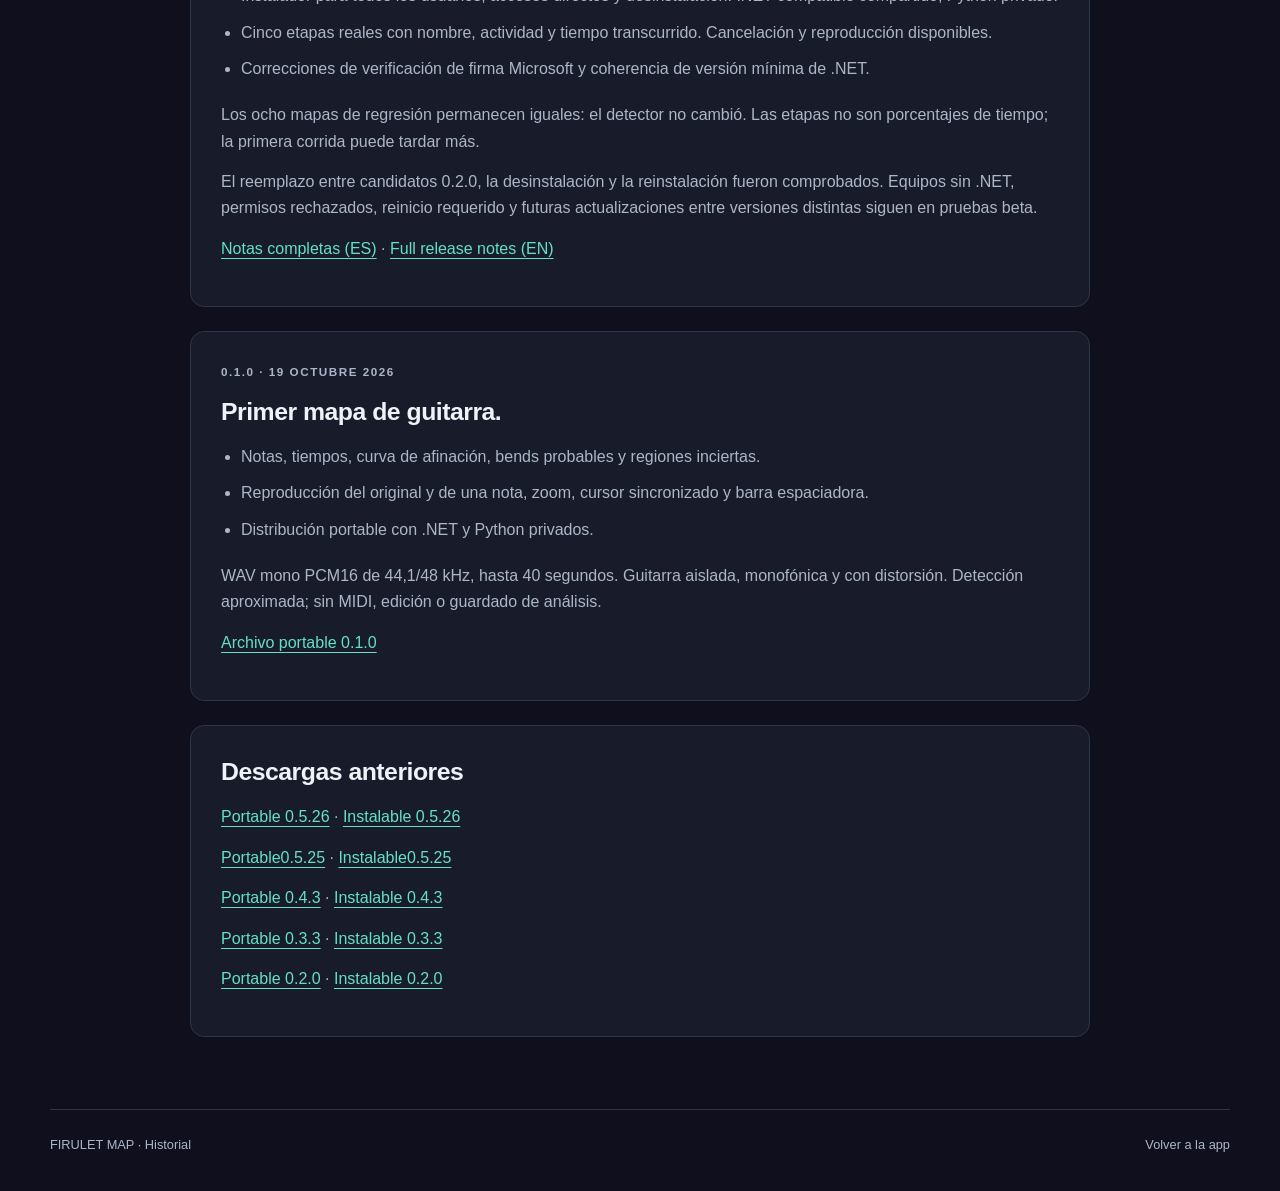
<file: frontend/firulet-map/changelog.html>
<!doctype html>
<html lang="es"><head><meta charset="utf-8"><meta name="viewport" content="width=device-width,initial-scale=1"><title>Versiones de FIRULET MAP | Ariel Grillo</title><meta name="description" content="Novedades y limitaciones de FIRULET MAP 0.7.0, 0.6.8, 0.5.26, 0.5.25, 0.4.3, 0.3.3, 0.2.0 y 0.1.0."><link rel="icon" href="assets/icon.png"><link rel="stylesheet" href="styles.css?v=0.6.8"></head><body><a class="skip" href="#contenido">Saltar al contenido</a><header class="top"><a href="./">← FIRULET MAP</a><a href="./#descargas">Descargar 0.7.0 ↓</a></header><main id="contenido" class="release-history"><p class="eyebrow">HISTORIAL DE VERSIONES</p><h1>Qué cambió.</h1><p class="intro">Novedades, correcciones y límites conocidos de cada versión.</p>
<article class="panel"><p class="eyebrow">0.7.0 · ITERACIÓN 7</p><h2>Interfaz Avalonia para Windows x64.</h2><p>Portable e instalador incluyen .NET y Python privados. Se conservan los documentos .firulet, la edición, el reanálisis, la escucha y el MIDI.</p><p><a href="releases/v0.7.0/RELEASE-NOTES-ES.md" download>Notas completas (ES)</a> · <a href="releases/v0.7.0/RELEASE-NOTES-EN.md" download lang="en">Full release notes (EN)</a></p></article>
<article class="panel"><p class="eyebrow">0.6.8 · ITERACIÓN 6</p><h2>Notas breves y repeticiones, con evidencia local.</h2><ul><li>Mejor separación de algunas repeticiones y conservación de transiciones breves respaldadas por la señal.</li><li>Selección conservadora de afinación con el resultado anterior como respaldo; sin BPM, MIDI ni cuantización en la detección.</li><li>Alineación local de ataques y continuidad de bends en DI, sin modificar la curva medida ni el audio.</li><li>Ruta del WAV junto al waveform; se conservan edición, documentos, anotaciones, reanálisis, synth, rejilla y MIDI.</li></ul><p>Algunas notas saturadas o débiles todavía pueden quedar unidas u omitirse. La nueva versión no recalcula documentos .firulet automáticamente: abrí el WAV y guardá con otro nombre para comparar. Sin nuevos motores seleccionables ni servicios remotos.</p><p><a href="releases/v0.6.8/RELEASE-NOTES-ES.md" download>Notas completas (ES)</a> · <a href="releases/v0.6.8/RELEASE-NOTES-EN.md" download lang="en">Full release notes (EN)</a></p></article><article class="panel"><p class="eyebrow">0.5.26 · MANTENIMIENTO</p><h2>Reanálisis desde el primer análisis.</h2><p>FM-BUG-058: corregido el falso aviso de análisis modificado al reanalizar un WAV recién abierto. Ya no requiere guardar/reabrir el .firulet; conserva Original y el rechazo de propuestas realmente obsoletas. No cambia el detector ni el flujo de uso.</p><p><a href="releases/v0.5.26/RELEASE-NOTES-ES.md" download>Notas completas (ES)</a> · <a href="releases/v0.5.26/RELEASE-NOTES-EN.md" download lang="en">Full release notes (EN)</a></p></article><article class="panel"><p class="eyebrow">0.5.25 · ITERACIÓN 5</p><h2>Edición y documentos para llegar a tu melodía.</h2><ul><li>Guardá y reabrí documentos .firulet sin repetir el análisis; el WAV queda separado, con relocalización y copia de ruta.</li><li>Editá notas: crear/borrar, semitonos/octavas, bordes, dividir/unir y Undo/Redo. Clic derecho abre acciones precisas; sin mover notas completas horizontalmente.</li><li>Compará Original inmutable y Edited con ghost y synth de una sola capa. La curva verde medida conserva su altura original.</li><li>Anotaciones temporales sobre la onda: título, descripción, movimiento y bordes compartidos, sin solapamientos.</li><li>Reanalizá secciones con perfiles y comparación Current/Proposal. Accept aplica; Discard conserva. Los avisos explican la propuesta pendiente y cómo volver a editar.</li><li>Confirmá notas inciertas, incluso editadas con bend; conservá por separado edición y confirmación.</li><li>Creá o editá bends con presets y fases en el mapa, aplicación al soltar y reproducción/exportación MIDI.</li><li>Menú contextual, ayuda F1, notas nuevas ajustadas a huecos y zoom vertical que escala bloques y curvas.</li></ul><p>Documentos .firulet con WAV separado. Edición, anotaciones, bends y reanálisis aceptado con Undo/Redo. Sin cuantización, pestañas múltiples ni mapas de tempo. Detección aproximada; límites de WAV conservados.</p><p><a href="releases/v0.5.25/RELEASE-NOTES-ES.md" download>Notas completas (ES)</a> · <a href="releases/v0.5.25/RELEASE-NOTES-EN.md" download lang="en">Full release notes (EN)</a></p></article><article class="panel"><p class="eyebrow">0.4.3 · ITERACIÓN 4</p><h2>Rejilla musical y un espacio de trabajo flexible.</h2><ul><li>Rejilla configurable: BPM en negras, compás fijo por WAV, origen y figuras de redonda a semicorchea. Incluye 27/16 y 23/16.</li><li>Los controles activan y aplican la rejilla automáticamente; no mueven ni cuantizan notas.</li><li>Zoom horizontal y de alturas con referencias de compás, segundos y notas fijas.</li><li>Interfaz compacta: flecha lateral, paneles Grid, Analysis review, MIDI export y Note details, y tabla plegable.</li><li>Show pitch lines y Show uncertain regions ocultan guías o franjas sin borrar notas ni avisos.</li><li>Nombres en todos los semitonos y notas cortas; fixes de layout, scroll y redibujado.</li></ul><p>MIDI con BPM/compás configurados y tiempos reales, sin cuantización. Origen de rejilla visual; rango exportado desde 0. Motor sin cambios respecto a I3. Sin edición/persistencia, mapas de tempo, 96 kHz ni macOS.</p><p><a href="releases/v0.4.3/RELEASE-NOTES-ES.md" download>Notas completas (ES)</a> · <a href="releases/v0.4.3/RELEASE-NOTES-EN.md" download lang="en">Full release notes (EN)</a></p></article>
<article class="panel"><p class="eyebrow">0.3.3 · ITERACIÓN 3</p><h2>Onda, synth y MIDI para llevar al DAW.</h2><ul><li>Mejor separación de repeticiones y ligados; sensibilidad adaptativa local.</li><li>Waveform sincronizado, selección, navegación y zoom con rueda.</li><li>WAV mono/estéreo PCM16/24 o float32; análisis automático al abrir.</li><li>Synth local, exportación MIDI completa o por rango, con botón y drag and drop.</li><li>Fixes de contraste, fluidez, Space durante la preparación del synth y rutas del MIDI arrastrado.</li></ul><p>El MIDI declara 60 BPM técnicos, 960 PPQ y pitch bend ±12 semitonos. La detección sigue siendo aproximada: graves rápidos y tapping pueden fallar. Sin edición, persistencia de análisis ni rejilla configurable.</p><p><a href="releases/v0.3.3/RELEASE-NOTES-ES.md" download>Notas completas (ES)</a> · <a href="releases/v0.3.3/RELEASE-NOTES-EN.md" download lang="en">Full release notes (EN)</a></p></article>
<article class="panel"><p class="eyebrow">0.2.0 · <time datetime="2026-10-19">19 OCTUBRE 2026</time></p><h2>Instalación y progreso por etapas.</h2><ul><li>ZIP portable y ZIP con instalador offline para Windows x64.</li><li>Instalador para todos los usuarios, accesos directos y desinstalación. .NET compatible compartido; Python privado.</li><li>Cinco etapas reales con nombre, actividad y tiempo transcurrido. Cancelación y reproducción disponibles.</li><li>Correcciones de verificación de firma Microsoft y coherencia de versión mínima de .NET.</li></ul><p>Los ocho mapas de regresión permanecen iguales: el detector no cambió. Las etapas no son porcentajes de tiempo; la primera corrida puede tardar más.</p><p>El reemplazo entre candidatos 0.2.0, la desinstalación y la reinstalación fueron comprobados. Equipos sin .NET, permisos rechazados, reinicio requerido y futuras actualizaciones entre versiones distintas siguen en pruebas beta.</p><p><a href="releases/v0.2.0/RELEASE-NOTES-ES.md" download>Notas completas (ES)</a> · <a href="releases/v0.2.0/RELEASE-NOTES-EN.md" download lang="en">Full release notes (EN)</a></p></article>
<article class="panel"><p class="eyebrow">0.1.0 · <time datetime="2026-10-19">19 OCTUBRE 2026</time></p><h2>Primer mapa de guitarra.</h2><ul><li>Notas, tiempos, curva de afinación, bends probables y regiones inciertas.</li><li>Reproducción del original y de una nota, zoom, cursor sincronizado y barra espaciadora.</li><li>Distribución portable con .NET y Python privados.</li></ul><p>WAV mono PCM16 de 44,1/48 kHz, hasta 40 segundos. Guitarra aislada, monofónica y con distorsión. Detección aproximada; sin MIDI, edición o guardado de análisis.</p><p><a href="/downloads/firulet-map/v0.1.0/FiruletMap-0.1.0-win-x64.zip" download>Archivo portable 0.1.0</a></p></article><section class="panel"><h2>Descargas anteriores</h2><p><a href="/downloads/firulet-map/v0.5.26/FiruletMap-0.5.26-win-x64.zip" download>Portable 0.5.26</a> · <a href="/downloads/firulet-map/v0.5.26/FiruletMap-0.5.26-win-x64-installer.zip" download>Instalable 0.5.26</a></p><p><a href="/downloads/firulet-map/v0.5.25/FiruletMap-0.5.25-win-x64.zip" download>Portable0.5.25</a> · <a href="/downloads/firulet-map/v0.5.25/FiruletMap-0.5.25-win-x64-installer.zip" download>Instalable0.5.25</a></p><p><a href="/downloads/firulet-map/v0.4.3/FiruletMap-0.4.3-win-x64.zip" download>Portable 0.4.3</a> · <a href="/downloads/firulet-map/v0.4.3/FiruletMap-0.4.3-win-x64-installer.zip" download>Instalable 0.4.3</a></p><p><a href="/downloads/firulet-map/v0.3.3/FiruletMap-0.3.3-win-x64.zip" download>Portable 0.3.3</a> · <a href="/downloads/firulet-map/v0.3.3/FiruletMap-0.3.3-win-x64-installer.zip" download>Instalable 0.3.3</a></p><p><a href="/downloads/firulet-map/v0.2.0/FiruletMap-0.2.0-win-x64.zip" download>Portable 0.2.0</a> · <a href="/downloads/firulet-map/v0.2.0/FiruletMap-0.2.0-win-x64-installer.zip" download>Instalable 0.2.0</a></p></section></main><footer><span>FIRULET MAP · Historial</span><a href="./">Volver a la app</a></footer></body></html>
</file>
<file: frontend/brasa/styles.css>
:root {
  color-scheme:dark;
  --bg:#141311;
  --paper:#eee9dc;
  --muted:#bab5a8;
  --ember:#ef9c35;
  --line:#3a352b
}
* {
  box-sizing:border-box
}
html {
  scroll-behavior:smooth;
  scroll-padding-top:28px
}
body {
  margin:0;
  background:var(--bg);
  color:var(--paper);
  font:16px/1.65 "Segoe UI",Arial,sans-serif;
  background-image:radial-gradient(ellipse at 85% 10%,#57361940,transparent 45%)
}
a {
  color:inherit;
  text-underline-offset:5px
}
a:hover {
  color:var(--ember)
}
a:focus-visible {
  outline:3px solid var(--ember);
  outline-offset:6px
}
h1,h2,h3,p,figure {
  margin:0
}
h1,h2,h3 {
  line-height:1.08;
  font-weight:600;
  letter-spacing:-.045em
}
h1 {
  font-size:clamp(64px,6.3vw,92px);
  margin:26px 0
}
h1 em {
  color:var(--ember);
  font-style:normal
}
h2 {
  font-size:clamp(32px,4vw,52px)
}
h3 {
  font-size:26px
}
.skip {
  position:absolute;
  top:-80px;
  left:20px;
  z-index:10;
  background:var(--ember);
  color:#17120a;
  padding:12px
}
.skip:focus {
  top:10px
}
.top,main,footer {
  max-width:1320px;
  margin:auto
}
.top {
  display:flex;
  align-items:center;
  justify-content:space-between;
  padding:28px 40px;
  border-bottom:1px solid var(--line);
  font-size:14px
}
.top a {
  text-decoration:none
}
.back {
  color:var(--muted)
}
main {
  padding:0 40px
}
.hero {
  display:grid;
  grid-template-columns:.82fr 1.18fr;
  gap:42px;
  align-items:center;
  padding:48px 0
}
.eyebrow {
  font-size:11px;
  letter-spacing:.16em;
  font-weight:700;
  color:var(--ember);
  margin-bottom:20px
}
.live {
  display:inline-block;
  width:7px;
  height:7px;
  border-radius:50%;
  background:var(--ember);
  margin-right:8px;
  box-shadow:0 0 14px #e98a2d70
}
.brand {
  display:flex;
  gap:12px;
  align-items:center;
  font-size:24px;
  letter-spacing:.22em
}
.brand svg {
  width:27px;
  height:34px
}
.intro {
  font-size:17px;
  color:var(--muted);
  max-width:480px
}
.actions {
  display:flex;
  gap:21px;
  align-items:center;
  flex-wrap:wrap;
  margin-top:28px
}
.button {
  display:inline-flex;
  justify-content:space-between;
  gap:24px;
  padding:14px 20px;
  border-radius:5px;
  font-weight:650;
  text-decoration:none;
  line-height:1.4
}
.primary {
  background:var(--ember);
  color:#20170b;
  border:1px solid var(--ember)
}
.primary:hover {
  background:#ffba59;
  color:#20170b
}
.text-link {
  font-size:13px;
  color:var(--muted)
}
.release {
  font-size:12px;
  color:var(--muted);
  margin-top:18px
}
.release span {
  margin:0 6px
}
.product {
  min-width:0;
  transform:rotate(-1deg);
  filter:drop-shadow(0 24px 35px #0008)
}
.picture {
  position:relative;
  overflow:hidden;
  border:1px solid #4a4031;
  border-radius:9px;
  background:#1b1b19
}
.picture img {
  display:block;
  width:100%;
  max-width:100%;
  height:auto
}
figcaption {
  display:flex;
  justify-content:space-between;
  gap:12px;
  font-size:10px;
  color:var(--muted);
  padding-top:15px;
  letter-spacing:.025em
}
figcaption span {
  color:var(--ember);
  letter-spacing:.12em
}
.spec-strip {
  display:flex;
  justify-content:space-between;
  gap:16px;
  flex-wrap:wrap;
  border-block:1px solid var(--line);
  padding:23px 0;
  font-size:10px;
  letter-spacing:.13em;
  color:var(--muted)
}
.section {
  padding:78px 0
}
.section-heading {
  margin-bottom:32px
}
.cards {
  display:grid;
  grid-template-columns:repeat(3,1fr);
  gap:18px
}
.cards article {
  padding:28px;
  border:1px solid var(--line);
  border-radius:8px;
  background:linear-gradient(145deg,#24211b,#191816)
}
.number {
  display:block;
  margin-bottom:40px;
  font-size:10px;
  color:var(--ember);
  letter-spacing:.13em
}
.cards p {
  color:var(--muted);
  font-size:14px;
  margin-top:18px
}
.delta {
  display:grid;
  grid-template-columns:240px 1fr;
  gap:65px;
  align-items:center;
  border-block:1px solid var(--line)
}
.delta-key {
  justify-self:center;
  padding:20px 32px;
  border:1px solid #8a6a39;
  border-radius:7px;
  background:linear-gradient(#3b352b,#201e19);
  box-shadow:inset 0 1px #ffffff20,0 8px 15px #0005;
  text-align:center;
  font-size:20px;
  letter-spacing:.12em
}
.delta-key small {
  display:block;
  font-size:8px;
  letter-spacing:.1em;
  color:var(--muted);
  margin-top:7px
}
.delta p:not(.eyebrow) {
  color:var(--muted);
  margin-top:20px;
  max-width:650px
}
.workflow {
  display:grid;
  grid-template-columns:1fr 1fr;
  gap:60px
}
.workflow ul {
  list-style:none;
  padding:0;
  margin:0
}
.workflow li {
  padding:18px 0;
  border-bottom:1px solid var(--line)
}
.workflow li:first-child {
  padding-top:0
}
.workflow strong,.workflow span {
  display:block
}
.workflow strong {
  font-size:15px;
  font-weight:600
}
.workflow span {
  color:var(--muted);
  font-size:14px;
  margin-top:5px
}
.download {
  border-top:1px solid var(--line);
  display:grid;
  grid-template-columns:1fr 1fr;
  gap:65px
}
.download p:not(.eyebrow) {
  color:var(--muted);
  margin-top:22px;
  max-width:480px
}
.download .button {
  margin-top:28px
}
.download-links {
  display:flex;
  gap:24px;
  flex-wrap:wrap;
  margin-top:18px;
  font-size:12px;
  color:var(--muted)
}
aside {
  border:1px solid var(--line);
  border-radius:8px;
  padding:28px;
  background:#1c1b17
}
aside h3 {
  font-size:22px
}
aside ul {
  padding-left:18px;
  font-size:13px;
  color:var(--muted)
}
aside li {
  margin-top:13px
}
.download .status {
  font-size:12px;
  border-top:1px solid var(--line);
  padding-top:17px
}
.status strong {
  color:var(--ember)
}
footer {
  display:flex;
  justify-content:space-between;
  gap:20px;
  flex-wrap:wrap;
  padding:26px 40px 38px;
  border-top:1px solid var(--line);
  font-size:11px;
  color:var(--muted)
}
.footer-brand {
  letter-spacing:.12em;
  color:var(--ember);
  text-decoration:none
}
@media(max-width:950px) {
  .hero {
    grid-template-columns:1fr 1fr;
    gap:28px;
    padding-top:50px
  }
  h1 {
    font-size:76px
  }
  .cards article {
    padding:22px
  }
  .delta {
    gap:25px;
    grid-template-columns:190px 1fr
  }
  .workflow,.download {
    gap:32px
  }
}
@media(max-width:700px) {
  .top {
    padding:20px
  }
  .top,footer {
    font-size:12px
  }
  main {
    padding:0 20px
  }
  .hero {
    grid-template-columns:1fr;
    gap:45px;
    padding:42px 0
  }
  .hero-copy {
    max-width:530px
  }
  h1 {
    font-size:72px
  }
  .intro {
    font-size:16px
  }
  .product {
    transform:none;
    margin-bottom:10px
  }
  figcaption {
    font-size:9px
  }
  .spec-strip {
    display:grid;
    grid-template-columns:1fr 1fr;
    gap:14px;
    font-size:9px
  }
  .section {
    padding:48px 0
  }
  .cards,.workflow,.download {
    grid-template-columns:1fr
  }
  .cards {
    gap:14px
  }
  .number {
    margin-bottom:22px
  }
  .cards h3 {
    font-size:25px
  }
  .delta {
    grid-template-columns:1fr;
    gap:32px
  }
  .delta-key {
    justify-self:start
  }
  .workflow {
    gap:28px
  }
  footer {
    padding:24px 20px
  }
  .release {
    font-size:11px
  }
}
@media(prefers-reduced-motion:reduce) {
  html {
    scroll-behavior:auto
  }
}
</file>
<file: frontend/firulet-map/styles.css>
:root{color-scheme:dark;--bg:#0f0f1e;--panel:#171d2b;--line:#2c3549;--text:#eef3f8;--muted:#abb7c8;--teal:#64e1c5;--purple:#b3a3ff}*{box-sizing:border-box}html{scroll-behavior:smooth;scroll-padding-top:30px}body{margin:0;background:radial-gradient(ellipse at 90% 10%,#17343466,transparent 45%),var(--bg);color:var(--text);font:16px/1.65 'Segoe UI',sans-serif}a{color:var(--teal);text-underline-offset:4px}a:focus-visible{outline:3px solid #f1d568;outline-offset:5px}header,main,footer{width:min(1180px,calc(100% - 64px));margin:auto}.top{display:flex;justify-content:space-between;gap:20px;padding:28px 0;border-bottom:1px solid var(--line)}.top a,footer a{text-decoration:none;color:var(--muted)}.skip{position:absolute;left:20px;top:-100px;padding:12px;background:var(--bg);z-index:2}.skip:focus{top:10px}.hero{display:grid;grid-template-columns:1.1fr 1fr;align-items:center;gap:60px;padding:76px 0 64px}.eyebrow{font-size:.73rem;letter-spacing:.13em;font-weight:700;color:var(--teal);margin:0 0 20px}.dot{display:inline-block;width:7px;height:7px;border-radius:50%;background:var(--teal);margin-right:8px}.brand{display:flex;align-items:center;gap:13px;font-weight:700;letter-spacing:.07em}.brand img{border-radius:15px}h1{font-size:clamp(2.5rem,4.4vw,4rem);line-height:1.09;letter-spacing:-.045em;margin:24px 0}h2{font-size:1.55rem;line-height:1.3;letter-spacing:-.02em;margin:0 0 16px}.intro{font-size:1.07rem;color:var(--muted);max-width:540px}.actions{display:flex;flex-wrap:wrap;gap:12px;margin:30px 0 13px}.button{display:inline-flex;align-items:center;justify-content:center;gap:16px;padding:13px 20px;border-radius:9px;text-decoration:none;font-weight:650;transition:transform .15s,background .15s}.button:hover{transform:translateY(-2px)}.primary{color:#08241f;background:var(--teal)}.primary:hover{background:#8deed8}.secondary{background:#232438;color:var(--text);border:1px solid var(--line)}.meta{font-size:.82rem;color:var(--muted);margin:12px 0 4px}.aside{font-size:.82rem;color:var(--muted);margin:0}.map-card{margin:0;background:#101a27;border:1px solid #314256;border-radius:18px;padding:22px;box-shadow:0 28px 85px #0005;transform:rotate(-1deg)}.map-header{display:flex;justify-content:space-between;gap:10px;font-size:.64rem;letter-spacing:.08em;color:#b4c7d8}.live-dot{color:var(--teal)}svg{display:block;width:100%;height:auto;margin:20px 0 10px}.legend{display:flex;flex-wrap:wrap;gap:15px;font-size:.72rem;color:#c2cfdc}.legend i{display:inline-block;height:7px;width:7px;border-radius:50%;margin-right:6px}.teal{background:#52bad4}.yellow{background:#c2ff39}.purple{background:#b28be6}figcaption{font-size:.69rem;color:#8ea1b5;margin-top:14px}.steps{display:grid;grid-template-columns:repeat(3,1fr);border-top:1px solid var(--line);border-bottom:1px solid var(--line);padding:32px 0;gap:32px}.steps h2{font-size:1.1rem;margin:12px 0 8px}.steps p,.panel p,.resources p,.feedback p,.install p{color:var(--muted);margin:0 0 14px}.number{font-size:.8rem;color:var(--purple);font-weight:700}.details{display:grid;grid-template-columns:1fr 1fr;gap:24px;padding:52px 0}.panel{padding:30px;background:#181c2a;border:1px solid var(--line);border-radius:14px}.panel .eyebrow{margin-bottom:14px}.panel ul{padding-left:20px;color:var(--muted);margin:0 0 20px}.panel li{margin:7px 0}.resources{padding:25px 0 55px;display:grid;grid-template-columns:1fr 1fr;gap:60px;align-items:center}.guide-links{display:grid;gap:12px}.resource{display:flex;justify-content:space-between;align-items:center;gap:15px;border:1px solid var(--line);border-radius:10px;padding:18px 20px;color:var(--text);text-decoration:none;background:var(--panel)}.resource:hover{border-color:var(--teal)}.resource span{font-size:.75rem;color:var(--teal);white-space:nowrap}.feedback{display:flex;align-items:center;gap:35px;padding:34px;background:linear-gradient(110deg,#183c37,#22233c);border:1px solid #3d625b;border-radius:16px}.feedback>div{flex:1}.feedback .button{flex-shrink:0}.feedback p:last-child{margin-bottom:0}.install{padding:45px 0}.install h2{font-size:1.1rem}.install p{max-width:850px}.install a{font-size:.8rem}code{font-size:.9em;background:#242a3b;padding:2px 5px;border-radius:4px}footer{display:flex;justify-content:space-between;gap:20px;border-top:1px solid var(--line);padding:24px 0 36px;font-size:.8rem;color:var(--muted)}@media(max-width:900px){.hero{grid-template-columns:1fr;gap:38px;padding-top:44px}.map-card{max-width:590px;transform:none}.resources{gap:30px}.feedback{align-items:flex-start;flex-direction:column}}@media(max-width:600px){header,main,footer{width:calc(100% - 36px)}.top{font-size:.8rem;padding:20px 0}.top a:last-child{text-align:right}.hero{padding-bottom:38px}h1{font-size:2.65rem}.steps,.details,.resources{grid-template-columns:1fr}.steps{gap:20px}.details{padding:32px 0;gap:16px}.panel{padding:23px}.resources{padding-bottom:32px;gap:18px}.feedback{padding:24px}.map-card{padding:16px}.actions .button{width:100%}.map-header{font-size:.56rem}footer{flex-direction:column;gap:5px}.resource{padding:16px}}@media(prefers-reduced-motion:reduce){html{scroll-behavior:auto}.button{transition:none}.button:hover{transform:none}}

.download-section{padding:0 0 50px}.download-grid{display:grid;grid-template-columns:repeat(3,minmax(0,1fr));gap:24px;margin:24px 0 16px}.download-card{display:flex;flex-direction:column;align-items:flex-start}.download-card h3{font-size:1.35rem;line-height:1.35;margin:14px 0}.download-card ol{padding-left:20px;color:var(--muted);margin:0 0 18px}.download-card li{margin:8px 0}.download-card code{overflow-wrap:anywhere}.format-badge{font-size:.7rem;font-weight:700;letter-spacing:.1em;color:var(--purple)}.download-card .download-meta{margin-top:auto;font-size:.8rem}.download-card .checksum{display:block;font-size:.8rem;margin-top:12px}.install li{color:var(--muted);margin:8px 0}.install h2:not(:first-child){margin-top:25px}.release-history{padding:48px 0;max-width:900px}.release-history h1{font-size:2.7rem}.release-history .panel{margin:24px 0}.release-history li{color:var(--muted);margin:10px 0}@media(max-width:650px){.download-grid{grid-template-columns:1fr}.download-section{padding-bottom:32px}.download-card .button{width:100%}}

@media(min-width:651px) and (max-width:950px){.download-grid{grid-template-columns:repeat(2,minmax(0,1fr))}}
</file>
<file: frontend/temple/styles.css>
:root {
  color-scheme:dark;
  --bg:#141311;
  --paper:#eee9dc;
  --muted:#bab5a8;
  --ember:#ef9c35;
  --line:#3a352b
}
* {
  box-sizing:border-box
}
html {
  scroll-behavior:smooth;
  scroll-padding-top:28px
}
body {
  margin:0;
  background:var(--bg);
  color:var(--paper);
  font:16px/1.65 "Segoe UI",Arial,sans-serif;
  background-image:radial-gradient(ellipse at 85% 10%,#57361940,transparent 45%)
}
a {
  color:inherit;
  text-underline-offset:5px
}
a:hover {
  color:var(--ember)
}
a:focus-visible {
  outline:3px solid var(--ember);
  outline-offset:6px
}
h1,h2,h3,p,figure {
  margin:0
}
h1,h2,h3 {
  line-height:1.08;
  font-weight:600;
  letter-spacing:-.045em
}
h1 {
  font-size:clamp(64px,6.3vw,92px);
  margin:26px 0
}
h1 em {
  color:var(--ember);
  font-style:normal
}
h2 {
  font-size:clamp(32px,4vw,52px)
}
h3 {
  font-size:26px
}
.skip {
  position:absolute;
  top:-80px;
  left:20px;
  z-index:10;
  background:var(--ember);
  color:#17120a;
  padding:12px
}
.skip:focus {
  top:10px
}
.top,main,footer {
  max-width:1320px;
  margin:auto
}
.top {
  display:flex;
  align-items:center;
  justify-content:space-between;
  padding:28px 40px;
  border-bottom:1px solid var(--line);
  font-size:14px
}
.top a {
  text-decoration:none
}
.back {
  color:var(--muted)
}
main {
  padding:0 40px
}
.hero {
  display:grid;
  grid-template-columns:.82fr 1.18fr;
  gap:42px;
  align-items:center;
  padding:48px 0
}
.eyebrow {
  font-size:11px;
  letter-spacing:.16em;
  font-weight:700;
  color:var(--ember);
  margin-bottom:20px
}
.live {
  display:inline-block;
  width:7px;
  height:7px;
  border-radius:50%;
  background:var(--ember);
  margin-right:8px;
  box-shadow:0 0 14px #e98a2d70
}
.brand {
  display:flex;
  gap:12px;
  align-items:center;
  font-size:24px;
  letter-spacing:.22em
}
.brand svg {
  width:27px;
  height:34px
}
.intro {
  font-size:17px;
  color:var(--muted);
  max-width:480px
}
.actions {
  display:flex;
  gap:21px;
  align-items:center;
  flex-wrap:wrap;
  margin-top:28px
}
.button {
  display:inline-flex;
  justify-content:space-between;
  gap:24px;
  padding:14px 20px;
  border-radius:5px;
  font-weight:650;
  text-decoration:none;
  line-height:1.4
}
.primary {
  background:var(--ember);
  color:#20170b;
  border:1px solid var(--ember)
}
.primary:hover {
  background:#ffba59;
  color:#20170b
}
.text-link {
  font-size:13px;
  color:var(--muted)
}
.release {
  font-size:12px;
  color:var(--muted);
  margin-top:18px
}
.release span {
  margin:0 6px
}
.product {
  min-width:0;
  transform:rotate(-1deg);
  filter:drop-shadow(0 24px 35px #0008)
}
.picture {
  position:relative;
  overflow:hidden;
  border:1px solid #4a4031;
  border-radius:9px;
  background:#1b1b19
}
.picture img {
  display:block;
  width:100%;
  max-width:100%;
  height:auto
}
figcaption {
  display:flex;
  justify-content:space-between;
  gap:12px;
  font-size:10px;
  color:var(--muted);
  padding-top:15px;
  letter-spacing:.025em
}
figcaption span {
  color:var(--ember);
  letter-spacing:.12em
}
.spec-strip {
  display:flex;
  justify-content:space-between;
  gap:16px;
  flex-wrap:wrap;
  border-block:1px solid var(--line);
  padding:23px 0;
  font-size:10px;
  letter-spacing:.13em;
  color:var(--muted)
}
.section {
  padding:78px 0
}
.section-heading {
  margin-bottom:32px
}
.cards {
  display:grid;
  grid-template-columns:repeat(3,1fr);
  gap:18px
}
.cards article {
  padding:28px;
  border:1px solid var(--line);
  border-radius:8px;
  background:linear-gradient(145deg,#24211b,#191816)
}
.number {
  display:block;
  margin-bottom:40px;
  font-size:10px;
  color:var(--ember);
  letter-spacing:.13em
}
.cards p {
  color:var(--muted);
  font-size:14px;
  margin-top:18px
}
.delta {
  display:grid;
  grid-template-columns:240px 1fr;
  gap:65px;
  align-items:center;
  border-block:1px solid var(--line)
}
.delta-key {
  justify-self:center;
  padding:20px 32px;
  border:1px solid #8a6a39;
  border-radius:7px;
  background:linear-gradient(#3b352b,#201e19);
  box-shadow:inset 0 1px #ffffff20,0 8px 15px #0005;
  text-align:center;
  font-size:20px;
  letter-spacing:.12em
}
.delta-key small {
  display:block;
  font-size:8px;
  letter-spacing:.1em;
  color:var(--muted);
  margin-top:7px
}
.delta p:not(.eyebrow) {
  color:var(--muted);
  margin-top:20px;
  max-width:650px
}
.workflow {
  display:grid;
  grid-template-columns:1fr 1fr;
  gap:60px
}
.workflow ul {
  list-style:none;
  padding:0;
  margin:0
}
.workflow li {
  padding:18px 0;
  border-bottom:1px solid var(--line)
}
.workflow li:first-child {
  padding-top:0
}
.workflow strong,.workflow span {
  display:block
}
.workflow strong {
  font-size:15px;
  font-weight:600
}
.workflow span {
  color:var(--muted);
  font-size:14px;
  margin-top:5px
}
.download {
  border-top:1px solid var(--line);
  display:grid;
  grid-template-columns:1fr 1fr;
  gap:65px
}
.download p:not(.eyebrow) {
  color:var(--muted);
  margin-top:22px;
  max-width:480px
}
.download .button {
  margin-top:28px
}
.download-links {
  display:flex;
  gap:24px;
  flex-wrap:wrap;
  margin-top:18px;
  font-size:12px;
  color:var(--muted)
}
aside {
  border:1px solid var(--line);
  border-radius:8px;
  padding:28px;
  background:#1c1b17
}
aside h3 {
  font-size:22px
}
aside ul {
  padding-left:18px;
  font-size:13px;
  color:var(--muted)
}
aside li {
  margin-top:13px
}
.download .status {
  font-size:12px;
  border-top:1px solid var(--line);
  padding-top:17px
}
.status strong {
  color:var(--ember)
}
footer {
  display:flex;
  justify-content:space-between;
  gap:20px;
  flex-wrap:wrap;
  padding:26px 40px 38px;
  border-top:1px solid var(--line);
  font-size:11px;
  color:var(--muted)
}
.footer-brand {
  letter-spacing:.12em;
  color:var(--ember);
  text-decoration:none
}
@media(max-width:950px) {
  .hero {
    grid-template-columns:1fr 1fr;
    gap:28px;
    padding-top:50px
  }
  h1 {
    font-size:76px
  }
  .cards article {
    padding:22px
  }
  .delta {
    gap:25px;
    grid-template-columns:190px 1fr
  }
  .workflow,.download {
    gap:32px
  }
}
@media(max-width:700px) {
  .top {
    padding:20px
  }
  .top,footer {
    font-size:12px
  }
  main {
    padding:0 20px
  }
  .hero {
    grid-template-columns:1fr;
    gap:45px;
    padding:42px 0
  }
  .hero-copy {
    max-width:530px
  }
  h1 {
    font-size:72px
  }
  .intro {
    font-size:16px
  }
  .product {
    transform:none;
    margin-bottom:10px
  }
  figcaption {
    font-size:9px
  }
  .spec-strip {
    display:grid;
    grid-template-columns:1fr 1fr;
    gap:14px;
    font-size:9px
  }
  .section {
    padding:48px 0
  }
  .cards,.workflow,.download {
    grid-template-columns:1fr
  }
  .cards {
    gap:14px
  }
  .number {
    margin-bottom:22px
  }
  .cards h3 {
    font-size:25px
  }
  .delta {
    grid-template-columns:1fr;
    gap:32px
  }
  .delta-key {
    justify-self:start
  }
  .workflow {
    gap:28px
  }
  footer {
    padding:24px 20px
  }
  .release {
    font-size:11px
  }
}
@media(prefers-reduced-motion:reduce) {
  html {
    scroll-behavior:auto
  }
}

/* Temple: retain full native editor proportions and readable product labels. */
.eyebrow,.number,figcaption,.release,.download-links,.spec-strip {font-size:.875rem}
.product img {height:auto;object-fit:contain}
.brand {letter-spacing:.2em}
</file>
